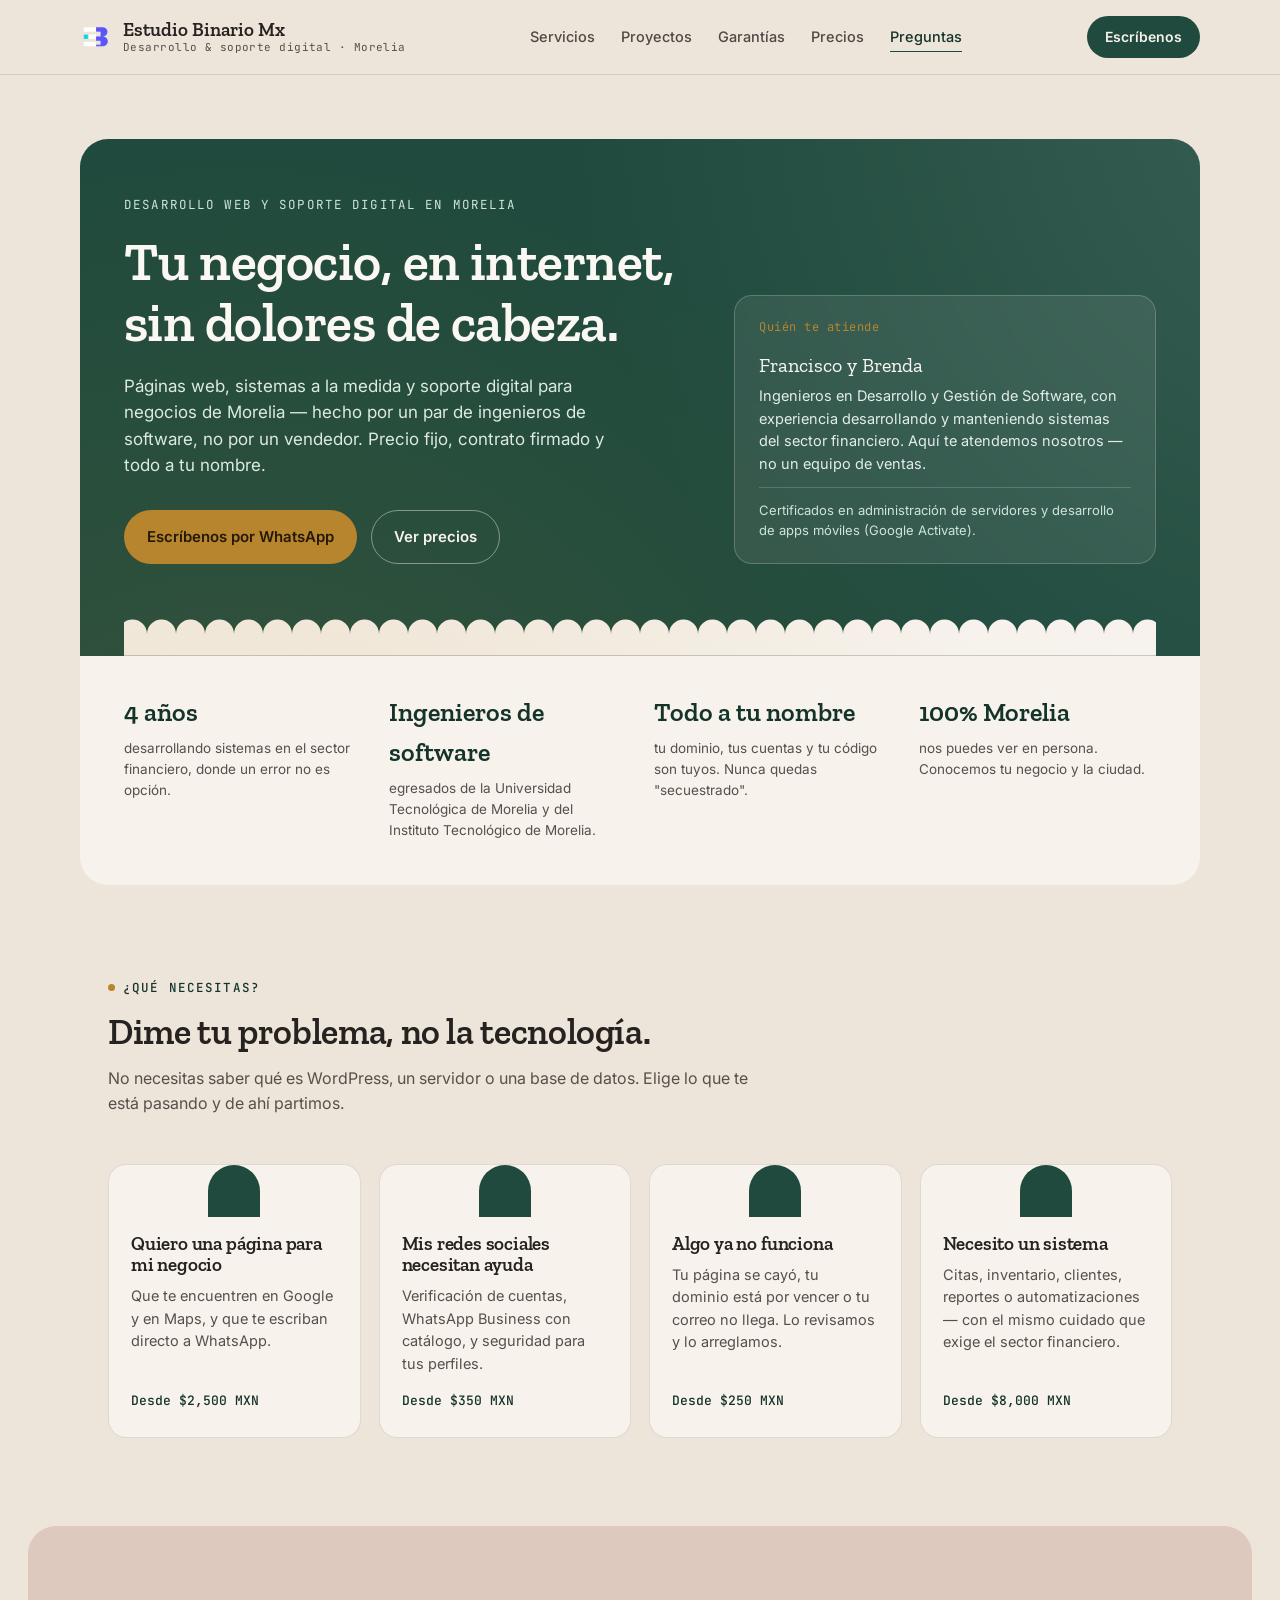
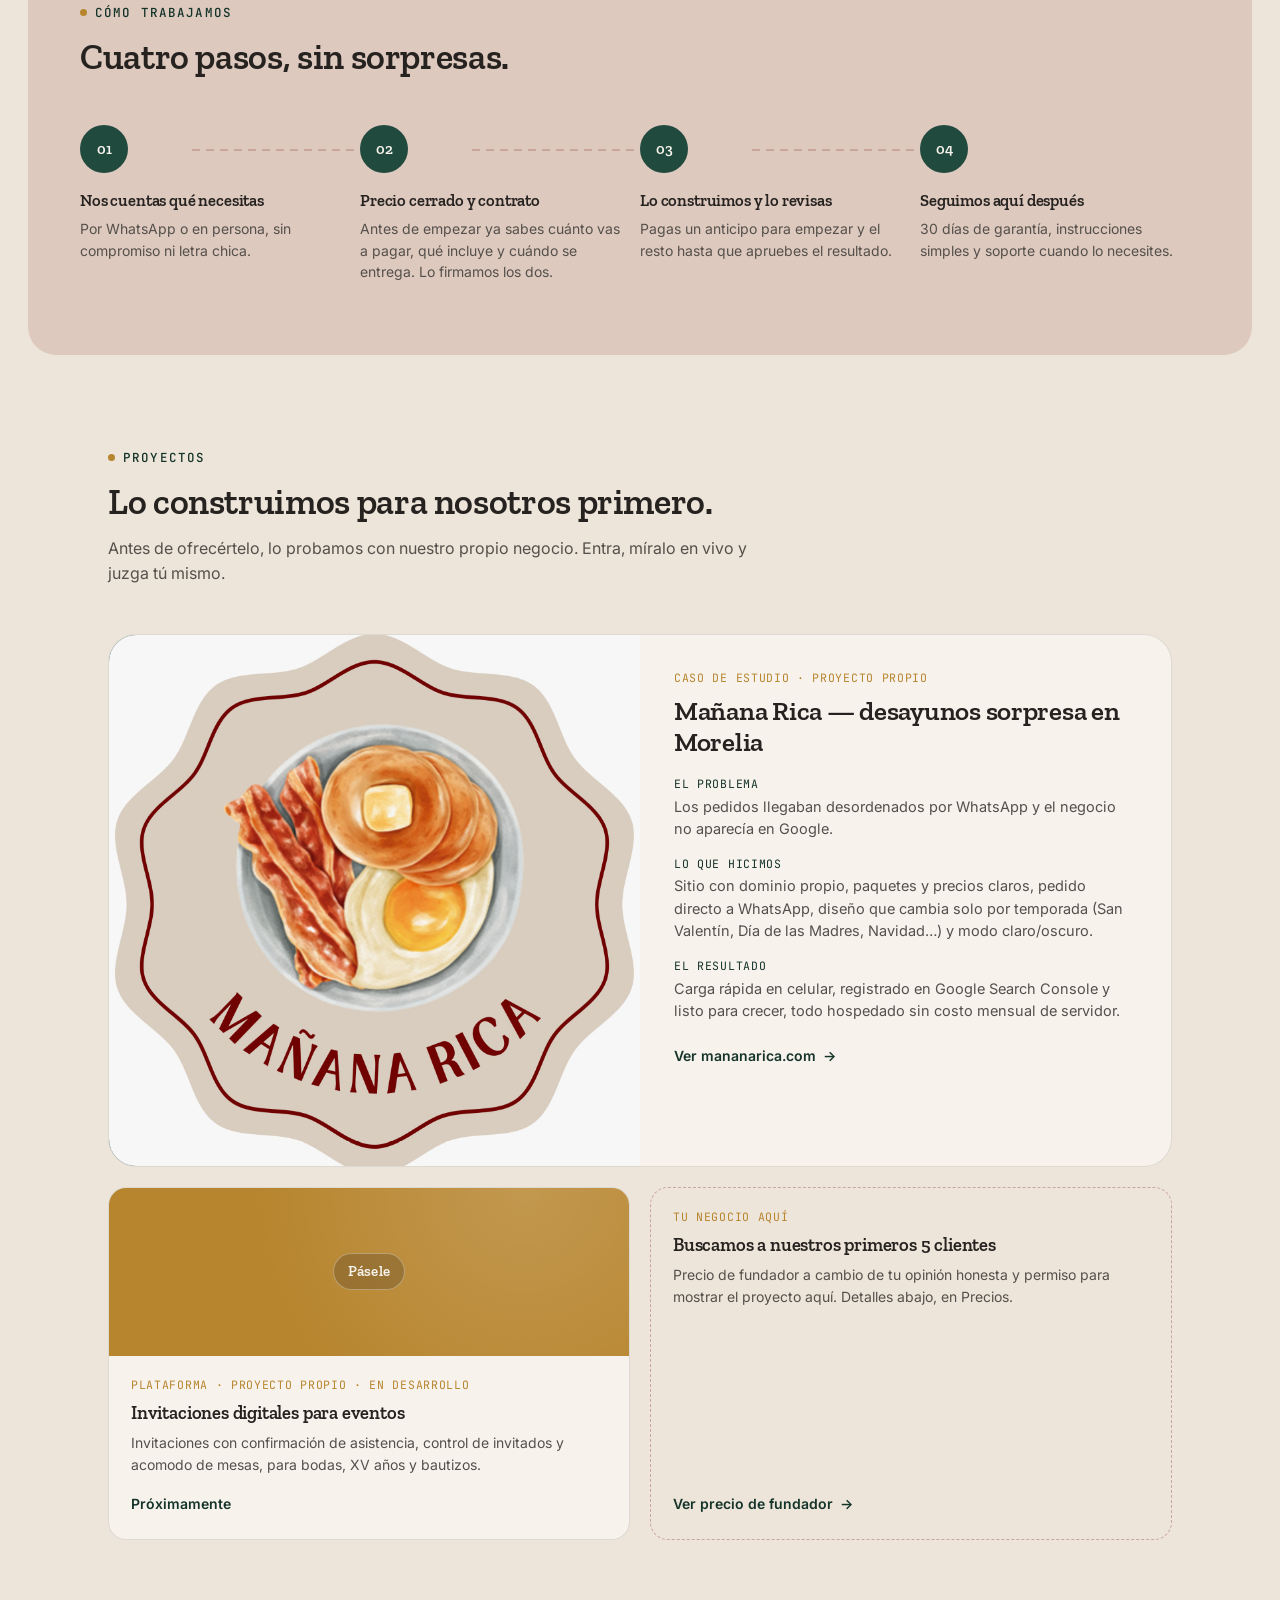
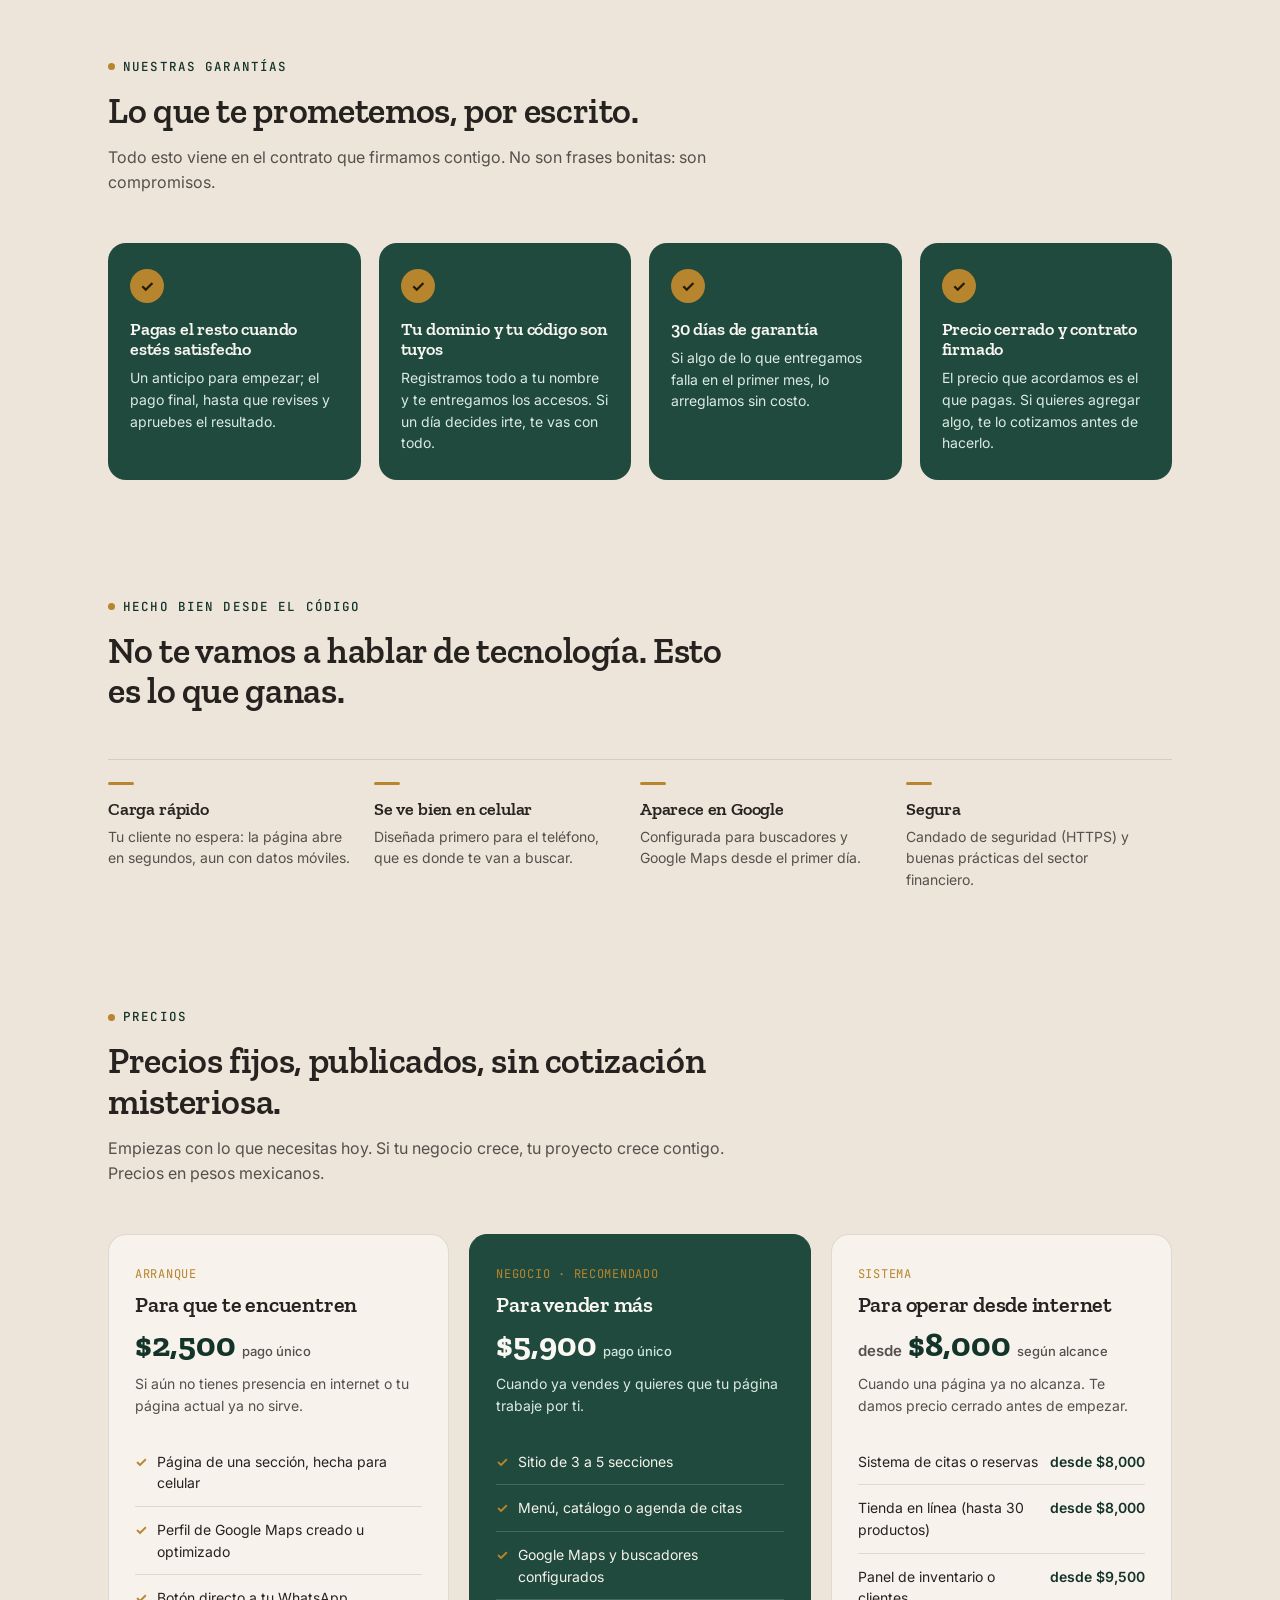
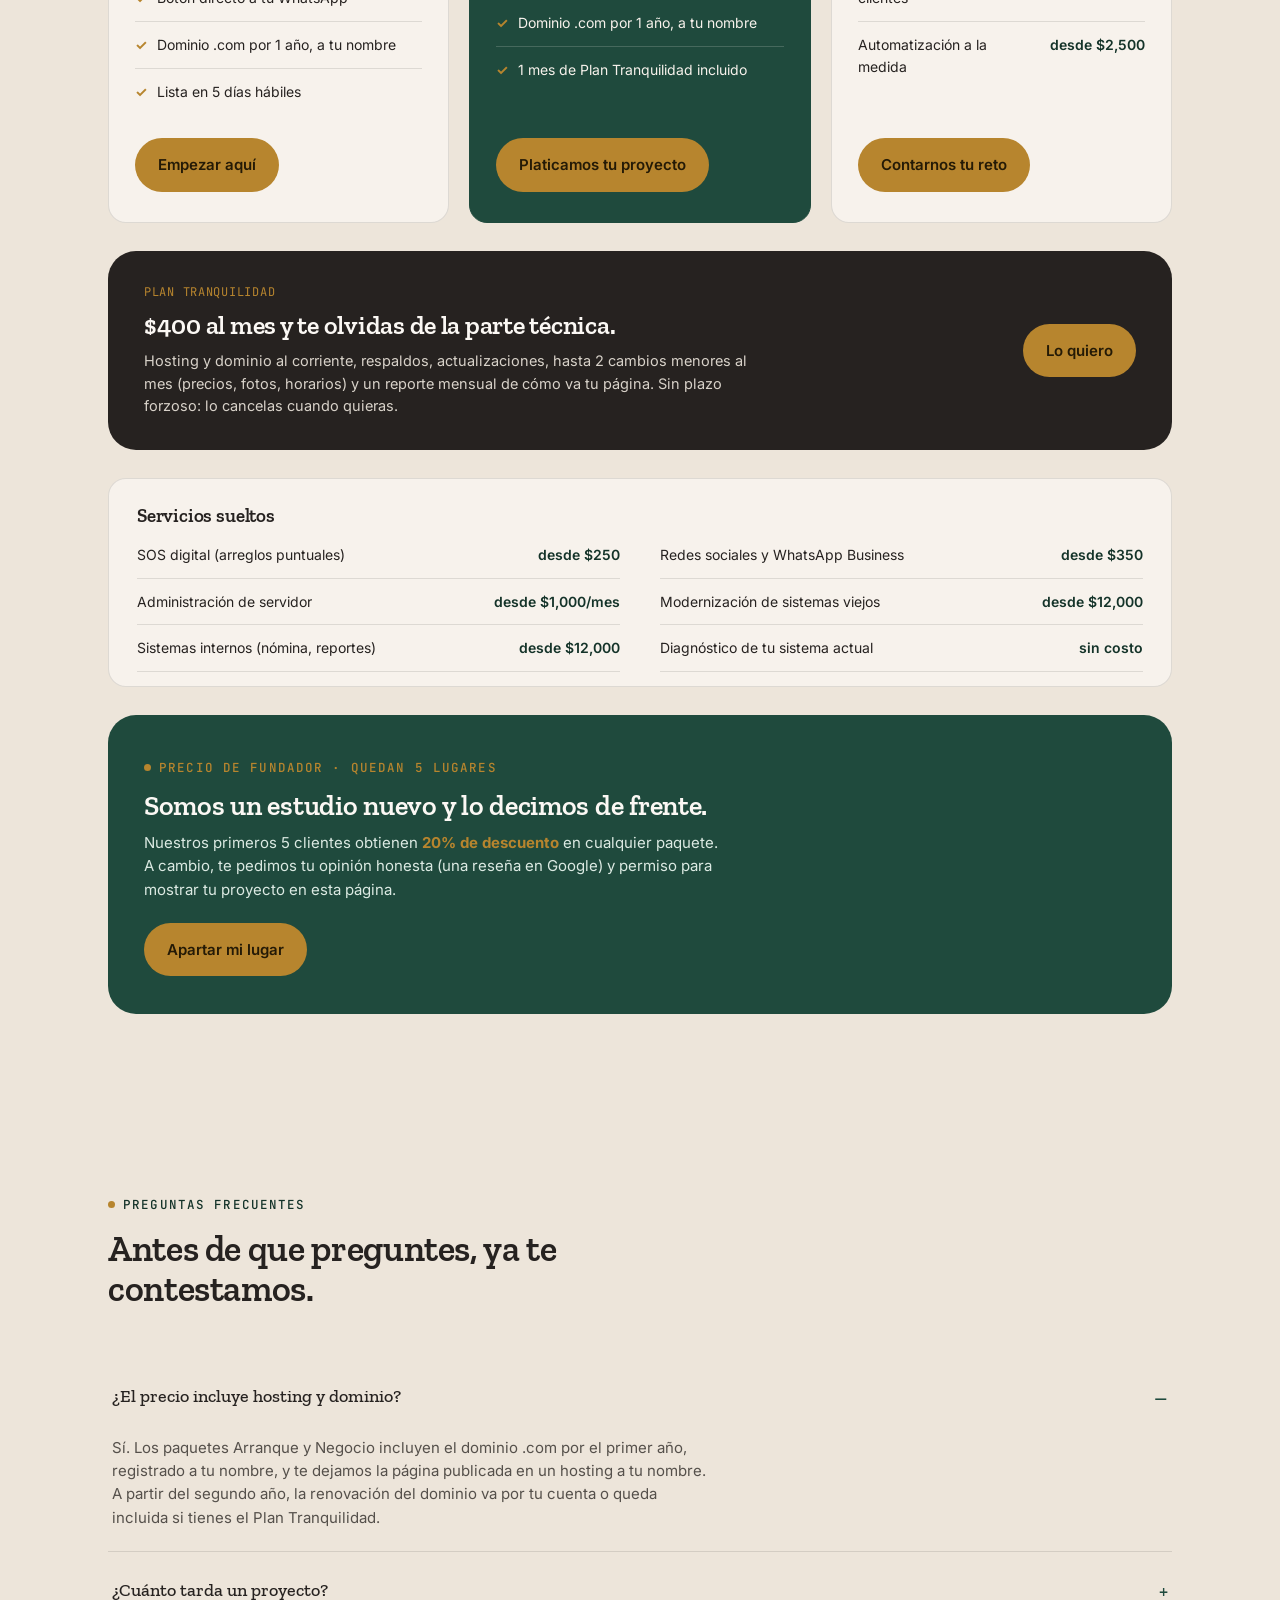
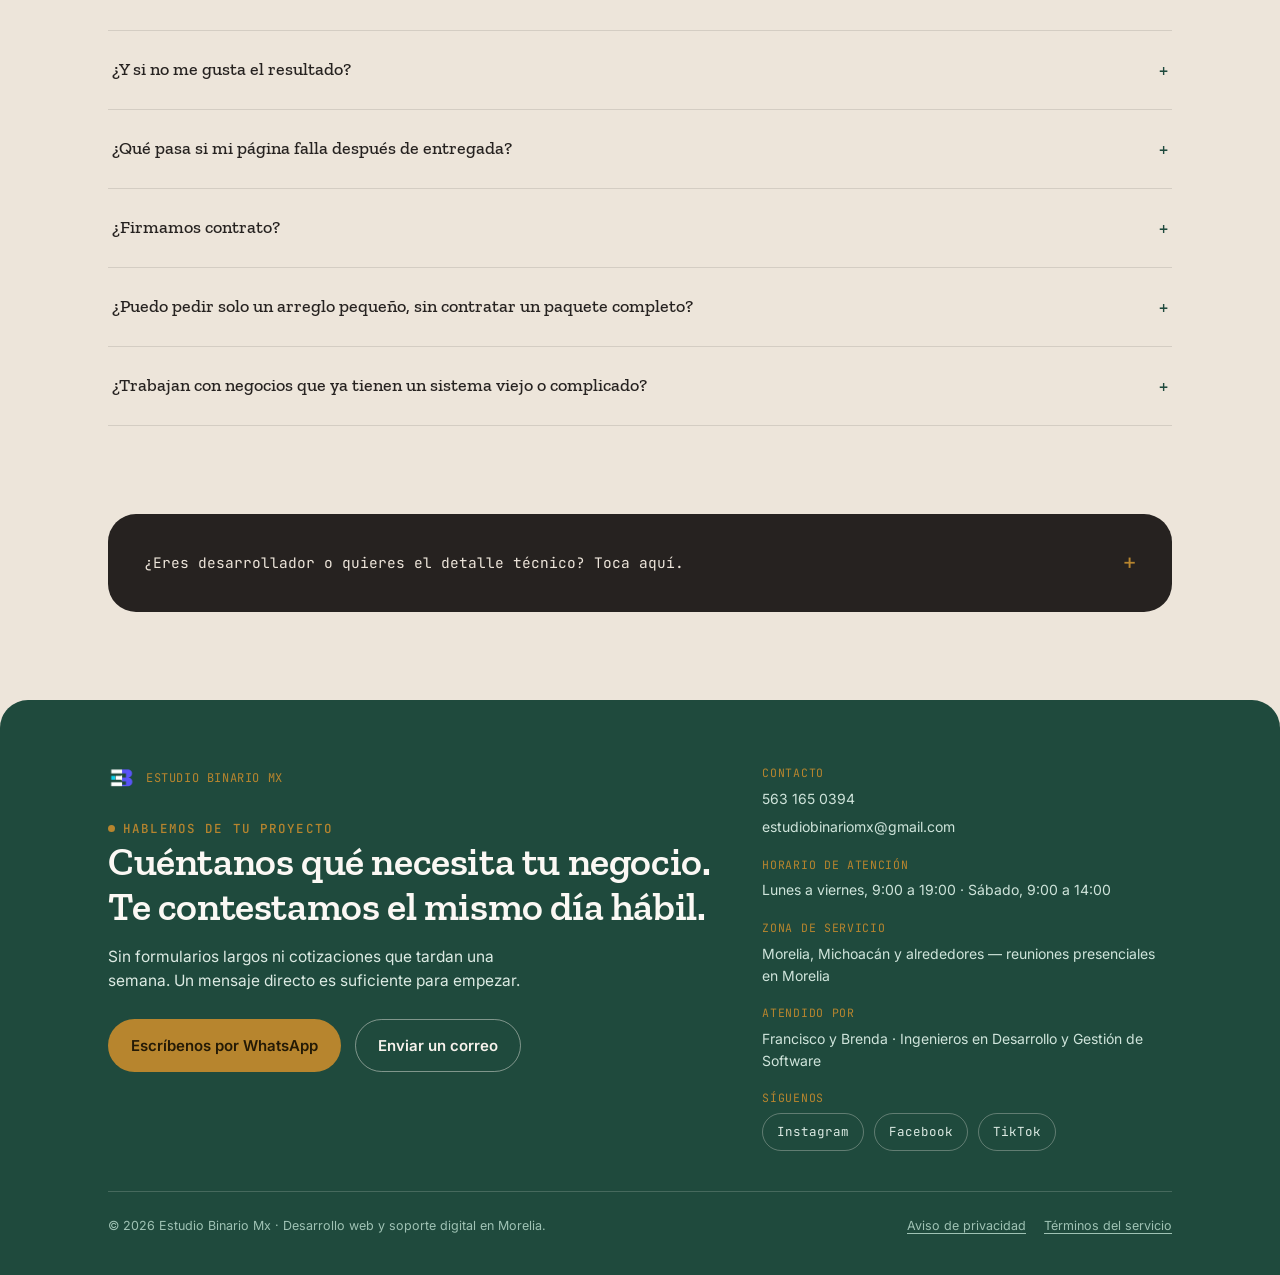
<file: index.html>
<!DOCTYPE html>
<html lang="es-MX">

<head>
  <meta charset="UTF-8">
  <meta name="viewport" content="width=device-width, initial-scale=1.0">
  <title>Estudio Binario Mx — Desarrollo web y soporte digital en Morelia</title>
  <meta name="description"
    content="Páginas web, sistemas a la medida y soporte digital para negocios de Morelia. Precios fijos publicados, contrato firmado y tu dominio y tu código siempre a tu nombre.">
  <meta property="og:type" content="website">
  <meta property="og:title" content="Estudio Binario Mx — Desarrollo web y soporte digital en Morelia">
  <meta property="og:description"
    content="Páginas web, sistemas a la medida y soporte digital para negocios de Morelia. Precios fijos, contrato firmado y garantía de 30 días.">
  <meta property="og:image" content="./assets/logo-192.png">
  <meta property="og:locale" content="es_MX">
  <link rel="preconnect" href="https://fonts.googleapis.com">
  <link rel="preconnect" href="https://fonts.gstatic.com" crossorigin>
  <link
    href="https://fonts.googleapis.com/css2?family=Zilla+Slab:wght@400;500;600;700&family=Inter:wght@400;500;600;700;800&family=JetBrains+Mono:wght@400;500&display=swap"
    rel="stylesheet">
  <link rel="icon" type="image/png" href="./assets/favicon-32.png">
  <link rel="apple-touch-icon" href="./assets/logo-192.png">
  <link rel="stylesheet" href="./styles.css">
</head>

<body>
  <header>
    <div class="wrap nav">
      <a href="#" class="brand">
        <img class="brand-mark" src="./assets/logo-64.png" alt="Estudio Binario Mx" width="32" height="32">
        <span class="brand-text">
          <strong>Estudio Binario Mx</strong>
          <span>Desarrollo &amp; soporte digital · Morelia</span>
        </span>
      </a>
      <nav class="nav-links nav-mobile-hide">
        <a href="#necesitas">Servicios</a>
        <a href="#proyectos">Proyectos</a>
        <a href="#garantias">Garantías</a>
        <a href="#precios">Precios</a>
        <a href="#preguntas">Preguntas</a>
      </nav>
      <a class="nav-cta" href="https://wa.me/525631650394" target="_blank" rel="noopener">Escríbenos</a>
    </div>
  </header>

  <main>

    <!-- ============ HERO ============ -->
    <div class="wrap hero">
      <div class="hero-panel">
        <div class="hero-grid">
          <div>
            <span class="hero-eyebrow">Desarrollo web y soporte digital en Morelia</span>
            <h1>Tu negocio, en internet, sin dolores de cabeza.</h1>
            <p class="hero-sub">Páginas web, sistemas a la medida y soporte digital para negocios de Morelia — hecho por
              un par de ingenieros de software, no por un vendedor. Precio fijo, contrato firmado y todo a tu nombre.</p>
            <div class="hero-ctas">
              <a class="btn btn-gold" href="https://wa.me/525631650394" target="_blank" rel="noopener">Escríbenos por
                WhatsApp</a>
              <a class="btn btn-ghost" href="#precios">Ver precios</a>
            </div>
          </div>
          <div class="hero-card">
            <span class="role">Quién te atiende</span>
            <p class="name">Francisco y Brenda</p>
            <p>Ingenieros en Desarrollo y Gestión de Software, con experiencia desarrollando y manteniendo sistemas
              del sector financiero. Aquí te atendemos nosotros — no un equipo de ventas.</p>
            <p class="hero-certs">Certificados en administración de servidores y desarrollo de apps móviles
              (Google Activate).</p>
          </div>
        </div>
        <div class="arch-row on-pine"></div>
      </div>

      <div class="trust">
        <div class="trust-item">
          <div class="num">4 años</div>
          <p>desarrollando sistemas en el sector financiero, donde un error no es opción.</p>
        </div>
        <div class="trust-item">
          <div class="num">Ingenieros de software</div>
          <p>egresados de la Universidad Tecnológica de Morelia y del Instituto Tecnológico de Morelia.</p>
        </div>
        <div class="trust-item">
          <div class="num">Todo a tu nombre</div>
          <p>tu dominio, tus cuentas y tu código son tuyos. Nunca quedas "secuestrado".</p>
        </div>
        <div class="trust-item">
          <div class="num">100% Morelia</div>
          <p>nos puedes ver en persona. Conocemos tu negocio y la ciudad.</p>
        </div>
      </div>
    </div>

    <!-- ============ QUÉ NECESITAS ============ -->
    <section id="necesitas">
      <div class="wrap">
        <div class="section-head reveal">
          <span class="eyebrow">¿Qué necesitas?</span>
          <h2>Dime tu problema, no la tecnología.</h2>
          <p>No necesitas saber qué es WordPress, un servidor o una base de datos. Elige lo que te está pasando y de ahí
            partimos.</p>
        </div>
        <div class="need-grid reveal-stagger reveal">
          <div class="need-card">
            <div class="arch-top"></div>
            <h3>Quiero una página para mi negocio</h3>
            <p>Que te encuentren en Google y en Maps, y que te escriban directo a WhatsApp.</p>
            <span class="price-tag">Desde $2,500 MXN</span>
          </div>
          <div class="need-card">
            <div class="arch-top"></div>
            <h3>Mis redes sociales necesitan ayuda</h3>
            <p>Verificación de cuentas, WhatsApp Business con catálogo, y seguridad para tus perfiles.</p>
            <span class="price-tag">Desde $350 MXN</span>
          </div>
          <div class="need-card">
            <div class="arch-top"></div>
            <h3>Algo ya no funciona</h3>
            <p>Tu página se cayó, tu dominio está por vencer o tu correo no llega. Lo revisamos y lo arreglamos.</p>
            <span class="price-tag">Desde $250 MXN</span>
          </div>
          <div class="need-card">
            <div class="arch-top"></div>
            <h3>Necesito un sistema</h3>
            <p>Citas, inventario, clientes, reportes o automatizaciones — con el mismo cuidado que exige el sector
              financiero.</p>
            <span class="price-tag">Desde $8,000 MXN</span>
          </div>
        </div>
      </div>
    </section>

    <!-- ============ CÓMO TRABAJAMOS ============ -->
    <section class="steps-band">
      <div class="steps-inner">
        <div class="section-head reveal">
          <span class="eyebrow">Cómo trabajamos</span>
          <h2>Cuatro pasos, sin sorpresas.</h2>
        </div>
        <div class="steps reveal-stagger reveal">
          <div class="step">
            <div class="step-num">01</div>
            <h3>Nos cuentas qué necesitas</h3>
            <p>Por WhatsApp o en persona, sin compromiso ni letra chica.</p>
          </div>
          <div class="step">
            <div class="step-num">02</div>
            <h3>Precio cerrado y contrato</h3>
            <p>Antes de empezar ya sabes cuánto vas a pagar, qué incluye y cuándo se entrega. Lo firmamos los dos.</p>
          </div>
          <div class="step">
            <div class="step-num">03</div>
            <h3>Lo construimos y lo revisas</h3>
            <p>Pagas un anticipo para empezar y el resto hasta que apruebes el resultado.</p>
          </div>
          <div class="step">
            <div class="step-num">04</div>
            <h3>Seguimos aquí después</h3>
            <p>30 días de garantía, instrucciones simples y soporte cuando lo necesites.</p>
          </div>
        </div>
      </div>
    </section>

    <!-- ============ PROYECTOS ============ -->
    <!--
      Cómo agregar un proyecto de cliente:
      1. Duplica un <a class="project-card">...</a> completo dentro de .project-grid.
      2. Usa una captura real (≈800x500px) o un <div class="project-thumb"> con --thumb-bg.
      3. Etiqueta con honestidad: "Cliente", "Proyecto propio" o "Concepto".
    -->
    <section id="proyectos">
      <div class="wrap">
        <div class="section-head reveal">
          <span class="eyebrow">Proyectos</span>
          <h2>Lo construimos para nosotros primero.</h2>
          <p>Antes de ofrecértelo, lo probamos con nuestro propio negocio. Entra, míralo en vivo y juzga tú mismo.</p>
        </div>

        <!-- Caso de estudio principal -->
        <article class="case reveal">
          <a class="case-media" href="https://mananarica.com" target="_blank" rel="noopener">
            <img src="./assets/mañanaRica.jpeg" alt="Sitio web de Mañana Rica en celular y computadora">
          </a>
          <div class="case-body">
            <span class="project-tag">Caso de estudio · Proyecto propio</span>
            <h3>Mañana Rica — desayunos sorpresa en Morelia</h3>
            <dl class="case-facts">
              <div>
                <dt>El problema</dt>
                <dd>Los pedidos llegaban desordenados por WhatsApp y el negocio no aparecía en Google.</dd>
              </div>
              <div>
                <dt>Lo que hicimos</dt>
                <dd>Sitio con dominio propio, paquetes y precios claros, pedido directo a WhatsApp, diseño que cambia
                  solo por temporada (San Valentín, Día de las Madres, Navidad…) y modo claro/oscuro.</dd>
              </div>
              <div>
                <dt>El resultado</dt>
                <dd>Carga rápida en celular, registrado en Google Search Console y listo para crecer, todo hospedado sin
                  costo mensual de servidor.</dd>
              </div>
            </dl>
            <a class="project-link" href="https://mananarica.com" target="_blank" rel="noopener">Ver mananarica.com <span
                class="arrow">→</span></a>
          </div>
        </article>

        <div class="project-grid reveal-stagger reveal">
          <div class="project-card" style="--thumb-bg:#B7852E;">
            <div class="project-thumb">
              <span class="project-mark">Pásele</span>
            </div>
            <div class="project-body">
              <span class="project-tag">Plataforma · Proyecto propio · En desarrollo</span>
              <h3>Invitaciones digitales para eventos</h3>
              <p class="project-desc">Invitaciones con confirmación de asistencia, control de invitados y acomodo de
                mesas, para bodas, XV años y bautizos.</p>
              <span class="project-link">Próximamente</span>
            </div>
          </div>

          <div class="project-card project-card--cta">
            <div class="project-body">
              <span class="project-tag">Tu negocio aquí</span>
              <h3>Buscamos a nuestros primeros 5 clientes</h3>
              <p class="project-desc">Precio de fundador a cambio de tu opinión honesta y permiso para mostrar el
                proyecto aquí. Detalles abajo, en Precios.</p>
              <a class="project-link" href="#fundadores">Ver precio de fundador <span class="arrow">→</span></a>
            </div>
          </div>
        </div>

        <!--
          TESTIMONIOS — descomentar cuando lleguen los primeros.
          Usa nombre real, negocio y, si se puede, enlace a la reseña en Google.
        <div class="testimonials reveal">
          <blockquote class="testimonial">
            <p>"Texto real del cliente."</p>
            <footer>Nombre Apellido · Negocio, colonia</footer>
          </blockquote>
        </div>
        -->
      </div>
    </section>

    <!-- ============ GARANTÍAS ============ -->
    <section id="garantias">
      <div class="wrap">
        <div class="section-head reveal">
          <span class="eyebrow">Nuestras garantías</span>
          <h2>Lo que te prometemos, por escrito.</h2>
          <p>Todo esto viene en el contrato que firmamos contigo. No son frases bonitas: son compromisos.</p>
        </div>
        <div class="guarantee-grid reveal-stagger reveal">
          <div class="guarantee">
            <span class="g-icon" aria-hidden="true">✓</span>
            <h3>Pagas el resto cuando estés satisfecho</h3>
            <p>Un anticipo para empezar; el pago final, hasta que revises y apruebes el resultado.</p>
          </div>
          <div class="guarantee">
            <span class="g-icon" aria-hidden="true">✓</span>
            <h3>Tu dominio y tu código son tuyos</h3>
            <p>Registramos todo a tu nombre y te entregamos los accesos. Si un día decides irte, te vas con todo.</p>
          </div>
          <div class="guarantee">
            <span class="g-icon" aria-hidden="true">✓</span>
            <h3>30 días de garantía</h3>
            <p>Si algo de lo que entregamos falla en el primer mes, lo arreglamos sin costo.</p>
          </div>
          <div class="guarantee">
            <span class="g-icon" aria-hidden="true">✓</span>
            <h3>Precio cerrado y contrato firmado</h3>
            <p>El precio que acordamos es el que pagas. Si quieres agregar algo, te lo cotizamos antes de hacerlo.</p>
          </div>
        </div>
      </div>
    </section>

    <!-- ============ LO QUE SIGNIFICA PARA TI ============ -->
    <section class="benefits-section">
      <div class="wrap">
        <div class="section-head reveal">
          <span class="eyebrow">Hecho bien desde el código</span>
          <h2>No te vamos a hablar de tecnología. Esto es lo que ganas.</h2>
        </div>
        <div class="benefit-grid reveal-stagger reveal">
          <div class="benefit">
            <h3>Carga rápido</h3>
            <p>Tu cliente no espera: la página abre en segundos, aun con datos móviles.</p>
          </div>
          <div class="benefit">
            <h3>Se ve bien en celular</h3>
            <p>Diseñada primero para el teléfono, que es donde te van a buscar.</p>
          </div>
          <div class="benefit">
            <h3>Aparece en Google</h3>
            <p>Configurada para buscadores y Google Maps desde el primer día.</p>
          </div>
          <div class="benefit">
            <h3>Segura</h3>
            <p>Candado de seguridad (HTTPS) y buenas prácticas del sector financiero.</p>
          </div>
        </div>
      </div>
    </section>

    <!-- ============ PRECIOS ============ -->
    <section id="precios">
      <div class="wrap">
        <div class="section-head reveal">
          <span class="eyebrow">Precios</span>
          <h2>Precios fijos, publicados, sin cotización misteriosa.</h2>
          <p>Empiezas con lo que necesitas hoy. Si tu negocio crece, tu proyecto crece contigo. Precios en pesos
            mexicanos.</p>
        </div>
        <div class="price-grid reveal-stagger reveal">

          <div class="price-card">
            <span class="price-eyebrow">Arranque</span>
            <h3>Para que te encuentren</h3>
            <p class="price-amount">$2,500 <span>pago único</span></p>
            <p class="plan-desc">Si aún no tienes presencia en internet o tu página actual ya no sirve.</p>
            <ul class="check-list">
              <li>Página de una sección, hecha para celular</li>
              <li>Perfil de Google Maps creado u optimizado</li>
              <li>Botón directo a tu WhatsApp</li>
              <li>Dominio .com por 1 año, a tu nombre</li>
              <li>Lista en 5 días hábiles</li>
            </ul>
            <a class="btn btn-gold" href="https://wa.me/525631650394" target="_blank" rel="noopener">Empezar aquí</a>
          </div>

          <div class="price-card featured">
            <span class="price-eyebrow">Negocio · Recomendado</span>
            <h3>Para vender más</h3>
            <p class="price-amount">$5,900 <span>pago único</span></p>
            <p class="plan-desc">Cuando ya vendes y quieres que tu página trabaje por ti.</p>
            <ul class="check-list">
              <li>Sitio de 3 a 5 secciones</li>
              <li>Menú, catálogo o agenda de citas</li>
              <li>Google Maps y buscadores configurados</li>
              <li>Dominio .com por 1 año, a tu nombre</li>
              <li>1 mes de Plan Tranquilidad incluido</li>
            </ul>
            <a class="btn btn-gold" href="https://wa.me/525631650394" target="_blank" rel="noopener">Platicamos tu
              proyecto</a>
          </div>

          <div class="price-card">
            <span class="price-eyebrow">Sistema</span>
            <h3>Para operar desde internet</h3>
            <p class="price-amount"><small>desde</small> $8,000 <span>según alcance</span></p>
            <p class="plan-desc">Cuando una página ya no alcanza. Te damos precio cerrado antes de empezar.</p>
            <ul>
              <li>Sistema de citas o reservas <b>desde $8,000</b></li>
              <li>Tienda en línea (hasta 30 productos) <b>desde $8,000</b></li>
              <li>Panel de inventario o clientes <b>desde $9,500</b></li>
              <li>Automatización a la medida <b>desde $2,500</b></li>
            </ul>
            <a class="btn btn-gold" href="https://wa.me/525631650394" target="_blank" rel="noopener">Contarnos tu
              reto</a>
          </div>

        </div>

        <!-- Plan mensual -->
        <div class="plan-band reveal">
          <div>
            <span class="price-eyebrow">Plan Tranquilidad</span>
            <h3>$400 al mes y te olvidas de la parte técnica.</h3>
            <p>Hosting y dominio al corriente, respaldos, actualizaciones, hasta 2 cambios menores al mes (precios,
              fotos, horarios) y un reporte mensual de cómo va tu página. Sin plazo forzoso: lo cancelas cuando quieras.
            </p>
          </div>
          <a class="btn btn-gold" href="https://wa.me/525631650394" target="_blank" rel="noopener">Lo quiero</a>
        </div>

        <!-- Servicios sueltos -->
        <div class="extras reveal">
          <h3>Servicios sueltos</h3>
          <ul>
            <li>SOS digital (arreglos puntuales) <b>desde $250</b></li>
            <li>Redes sociales y WhatsApp Business <b>desde $350</b></li>
            <li>Administración de servidor <b>desde $1,000/mes</b></li>
            <li>Modernización de sistemas viejos <b>desde $12,000</b></li>
            <li>Sistemas internos (nómina, reportes) <b>desde $12,000</b></li>
            <li>Diagnóstico de tu sistema actual <b>sin costo</b></li>
          </ul>
        </div>

        <!-- Fundadores -->
        <div class="founders reveal" id="fundadores">
          <span class="eyebrow" style="color:var(--gold);">Precio de fundador · quedan 5 lugares</span>
          <h3>Somos un estudio nuevo y lo decimos de frente.</h3>
          <p>Nuestros primeros 5 clientes obtienen <b>20% de descuento</b> en cualquier paquete. A cambio, te pedimos
            tu opinión honesta (una reseña en Google) y permiso para mostrar tu proyecto en esta página.</p>
          <a class="btn btn-gold" href="https://wa.me/525631650394?text=Hola%2C%20me%20interesa%20el%20precio%20de%20fundador"
            target="_blank" rel="noopener">Apartar mi lugar</a>
        </div>
      </div>
    </section>

    <!-- ============ FAQ ============ -->
    <section id="preguntas">
      <div class="wrap">
        <div class="section-head reveal">
          <span class="eyebrow">Preguntas frecuentes</span>
          <h2>Antes de que preguntes, ya te contestamos.</h2>
        </div>

        <div class="reveal">
          <details class="faq-item" open>
            <summary>¿El precio incluye hosting y dominio?</summary>
            <p>Sí. Los paquetes Arranque y Negocio incluyen el dominio .com por el primer año, registrado a tu nombre,
              y te dejamos la página publicada en un hosting a tu nombre. A partir del segundo año, la renovación del
              dominio va por tu cuenta o queda incluida si tienes el Plan Tranquilidad.</p>
          </details>
          <details class="faq-item">
            <summary>¿Cuánto tarda un proyecto?</summary>
            <p>El paquete Arranque, 5 días hábiles; el paquete Negocio, de 2 a 3 semanas. Los tiempos corren desde que
              nos entregas tus textos, fotos y logo. En sistemas a la medida te damos la fecha de entrega en el
              contrato, antes de empezar.</p>
          </details>
          <details class="faq-item">
            <summary>¿Y si no me gusta el resultado?</summary>
            <p>Antes de entregar te mostramos el avance y hacemos los ajustes que acordamos. El pago final solo se
              hace cuando apruebas el resultado.</p>
          </details>
          <details class="faq-item">
            <summary>¿Qué pasa si mi página falla después de entregada?</summary>
            <p>Durante los primeros 30 días lo arreglamos sin costo. Después, si tienes el Plan Tranquilidad, el arreglo
              va incluido; si no, se cobra como servicio puntual de "SOS digital".</p>
          </details>
          <details class="faq-item">
            <summary>¿Firmamos contrato?</summary>
            <p>Sí, siempre. El contrato dice qué se entrega, cuánto cuesta, cuándo se entrega y las garantías. Lo puedes
              revisar con calma antes de firmar.</p>
          </details>
          <details class="faq-item">
            <summary>¿Puedo pedir solo un arreglo pequeño, sin contratar un paquete completo?</summary>
            <p>Sí. No necesitas comprar algo grande para resolver algo chico — para eso existe el SOS digital.</p>
          </details>
          <details class="faq-item">
            <summary>¿Trabajan con negocios que ya tienen un sistema viejo o complicado?</summary>
            <p>Sí, es una de nuestras especialidades. Tenemos experiencia manteniendo sistemas hechos en Delphi y .NET
              con bases de datos SQL Server en el sector financiero. El diagnóstico inicial no tiene costo.</p>
          </details>
        </div>
      </div>
    </section>

    <!-- ============ ZONA TÉCNICA ============ -->
    <section id="tecnico" class="tech-section">
      <div class="wrap">
        <details class="tech-zone">
          <summary class="tech-summary">
            <span>¿Eres desarrollador o quieres el detalle técnico? Toca aquí.</span>
          </summary>
          <div class="tech-body">
            <div class="tech-col">
              <h4>Frontend</h4>
              <p>HTML5, CSS3, Sass, Tailwind CSS, JavaScript, TypeScript, jQuery, Vue.js, Angular, React.</p>
            </div>
            <div class="tech-col">
              <h4>Backend</h4>
              <p>PHP / Laravel, CodeIgniter, Python / Django, Node.js / Express, C# / .NET, Delphi.</p>
            </div>
            <div class="tech-col">
              <h4>Bases de datos</h4>
              <p>MySQL, PostgreSQL, SQL Server (procedimientos almacenados), SQLite, MongoDB.</p>
            </div>
            <div class="tech-col">
              <h4>DevOps / infraestructura</h4>
              <p>Docker, Git, Cloudflare, Vercel, servidores IIS, PowerBI, testing QA, metodología Scrum.</p>
            </div>
            <div class="tech-col">
              <h4>Otras herramientas</h4>
              <p>WordPress, Elementor, cPanel, Moodle, SEO técnico, No-Code / Low-Code.</p>
            </div>
            <div class="tech-col">
              <h4>Certificaciones</h4>
              <p>Administrador de servidores (CentOS, redes, servicios web/FTP/BD) · Administrador de plataformas
                digitales de aprendizaje · Administrador de proyectos para ambientes virtuales · Desarrollo de Apps
                Móviles (Google Activate).</p>
            </div>
          </div>
        </details>
      </div>
    </section>

  </main>

  <footer>
    <div class="wrap">
      <div class="footer-grid">
        <div>
          <div class="footer-mark">
            <img src="./assets/logo-64.png" alt="Estudio Binario Mx" width="28" height="28">
            <span>Estudio Binario Mx</span>
          </div>
          <span class="eyebrow" style="color:var(--gold);">Hablemos de tu proyecto</span>
          <h2>Cuéntanos qué necesita tu negocio. Te contestamos el mismo día hábil.</h2>
          <p class="footer-sub">Sin formularios largos ni cotizaciones que tardan una semana. Un mensaje directo es
            suficiente para empezar.</p>
          <div class="footer-ctas">
            <a class="btn btn-gold" href="https://wa.me/525631650394" target="_blank" rel="noopener">Escríbenos por
              WhatsApp</a>
            <a class="btn btn-ghost" href="mailto:estudiobinariomx@gmail.com">Enviar un correo</a>
          </div>
        </div>
        <div class="contact-block">
          <span class="label">Contacto</span>
          <p>563 165 0394</p>
          <p>estudiobinariomx@gmail.com</p>
          <span class="label">Horario de atención</span>
          <p>Lunes a viernes, 9:00 a 19:00 · Sábado, 9:00 a 14:00</p>
          <span class="label">Zona de servicio</span>
          <p>Morelia, Michoacán y alrededores — reuniones presenciales en Morelia</p>
          <span class="label">Atendido por</span>
          <p>Francisco y Brenda · Ingenieros en Desarrollo y Gestión de Software</p>
          <span class="label">Síguenos</span>
          <div class="social-links">
            <a href="https://instagram.com/estudiobinariomx" target="_blank" rel="noopener noreferrer">Instagram</a>
            <a href="https://www.facebook.com/share/19BQMKBh5J" target="_blank" rel="noopener noreferrer">Facebook</a>
            <a href="https://tiktok.com/@estudiobinariomx" target="_blank" rel="noopener noreferrer">TikTok</a>
          </div>
        </div>
      </div>
      <div class="fine">
        <span>© 2026 Estudio Binario Mx · Desarrollo web y soporte digital en Morelia.</span>
        <span class="fine-links">
          <a href="./aviso-privacidad.html">Aviso de privacidad</a>
          <a href="./terminos.html">Términos del servicio</a>
        </span>
      </div>
    </div>
  </footer>

  <button type="button" class="to-top" id="toTop" aria-label="Volver arriba">
    <svg viewBox="0 0 24 24" fill="none" stroke="currentColor" stroke-width="2.2" stroke-linecap="round"
      stroke-linejoin="round">
      <path d="M12 19V5"></path>
      <path d="M5 12l7-7 7 7"></path>
    </svg>
  </button>

  <script src="./script.js"></script>

</body>

</html>
</file>
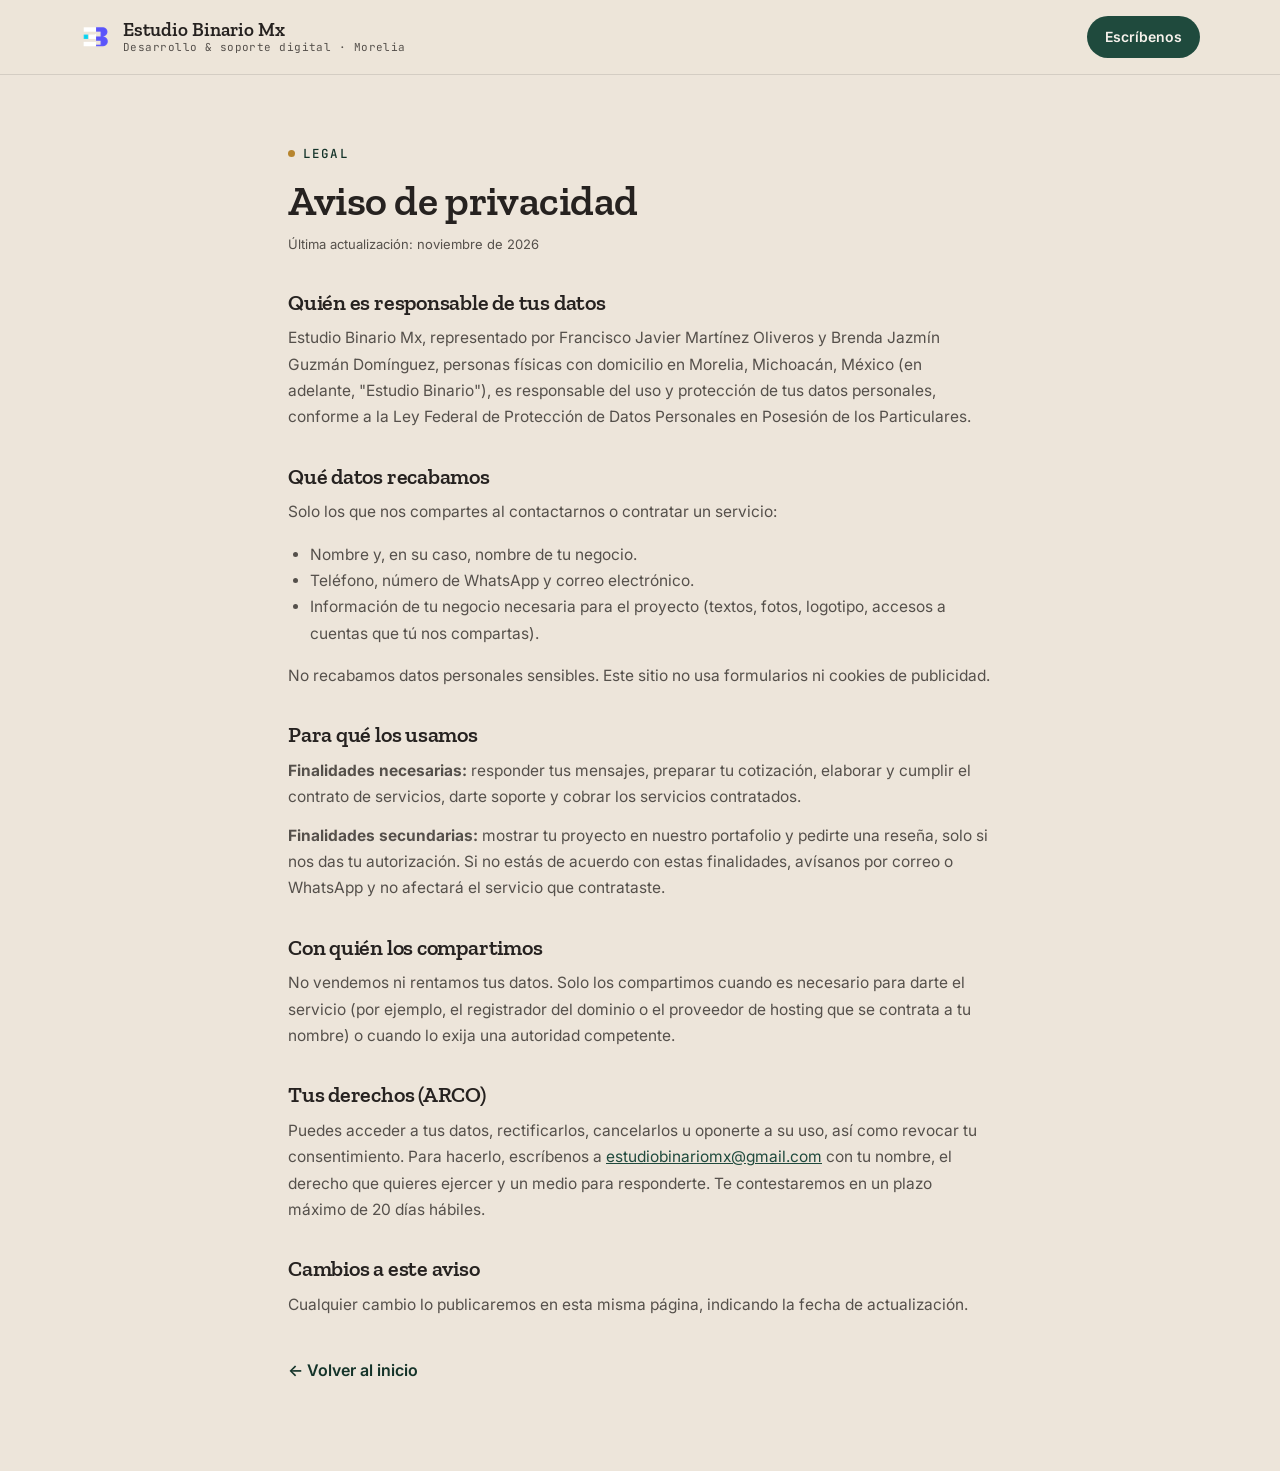
<file: aviso-privacidad.html>
<!DOCTYPE html>
<html lang="es-MX">

<head>
  <meta charset="UTF-8">
  <meta name="viewport" content="width=device-width, initial-scale=1.0">
  <title>Aviso de privacidad — Estudio Binario Mx</title>
  <meta name="robots" content="noindex, follow">
  <link rel="preconnect" href="https://fonts.googleapis.com">
  <link rel="preconnect" href="https://fonts.gstatic.com" crossorigin>
  <link
    href="https://fonts.googleapis.com/css2?family=Zilla+Slab:wght@400;500;600;700&family=Inter:wght@400;500;600;700;800&family=JetBrains+Mono:wght@400;500&display=swap"
    rel="stylesheet">
  <link rel="icon" type="image/png" href="./assets/favicon-32.png">
  <link rel="stylesheet" href="./styles.css">
</head>

<body>
  <header>
    <div class="wrap nav">
      <a href="./" class="brand">
        <img class="brand-mark" src="./assets/logo-64.png" alt="Estudio Binario Mx" width="32" height="32">
        <span class="brand-text">
          <strong>Estudio Binario Mx</strong>
          <span>Desarrollo &amp; soporte digital · Morelia</span>
        </span>
      </a>
      <a class="nav-cta" href="https://wa.me/525631650394" target="_blank" rel="noopener">Escríbenos</a>
    </div>
  </header>

  <main class="legal">
    <span class="eyebrow">Legal</span>
    <h1>Aviso de privacidad</h1>
    <p class="updated">Última actualización: noviembre de 2026</p>

    <h2>Quién es responsable de tus datos</h2>
    <p>Estudio Binario Mx, representado por Francisco Javier Martínez Oliveros y Brenda Jazmín Guzmán Domínguez,
      personas físicas con domicilio en Morelia, Michoacán, México (en adelante, "Estudio Binario"), es responsable del
      uso y protección de tus datos personales, conforme a la Ley Federal de Protección de Datos Personales en Posesión
      de los Particulares.</p>
    <!-- PENDIENTE: completar con domicilio completo (calle, número, colonia, C.P.) -->

    <h2>Qué datos recabamos</h2>
    <p>Solo los que nos compartes al contactarnos o contratar un servicio:</p>
    <ul>
      <li>Nombre y, en su caso, nombre de tu negocio.</li>
      <li>Teléfono, número de WhatsApp y correo electrónico.</li>
      <li>Información de tu negocio necesaria para el proyecto (textos, fotos, logotipo, accesos a cuentas que tú
        nos compartas).</li>
    </ul>
    <p>No recabamos datos personales sensibles. Este sitio no usa formularios ni cookies de publicidad.</p>

    <h2>Para qué los usamos</h2>
    <p><b>Finalidades necesarias:</b> responder tus mensajes, preparar tu cotización, elaborar y cumplir el contrato
      de servicios, darte soporte y cobrar los servicios contratados.</p>
    <p><b>Finalidades secundarias:</b> mostrar tu proyecto en nuestro portafolio y pedirte una reseña, solo si nos das
      tu autorización. Si no estás de acuerdo con estas finalidades, avísanos por correo o WhatsApp y no afectará el
      servicio que contrataste.</p>

    <h2>Con quién los compartimos</h2>
    <p>No vendemos ni rentamos tus datos. Solo los compartimos cuando es necesario para darte el servicio (por ejemplo,
      el registrador del dominio o el proveedor de hosting que se contrata a tu nombre) o cuando lo exija una autoridad
      competente.</p>

    <h2>Tus derechos (ARCO)</h2>
    <p>Puedes acceder a tus datos, rectificarlos, cancelarlos u oponerte a su uso, así como revocar tu consentimiento.
      Para hacerlo, escríbenos a <a href="mailto:estudiobinariomx@gmail.com">estudiobinariomx@gmail.com</a> con tu
      nombre, el derecho que quieres ejercer y un medio para responderte. Te contestaremos en un plazo máximo de 20
      días hábiles.</p>

    <h2>Cambios a este aviso</h2>
    <p>Cualquier cambio lo publicaremos en esta misma página, indicando la fecha de actualización.</p>
    <a class="back" href="./">← Volver al inicio</a>
  </main>
</body>

</html>
</file>
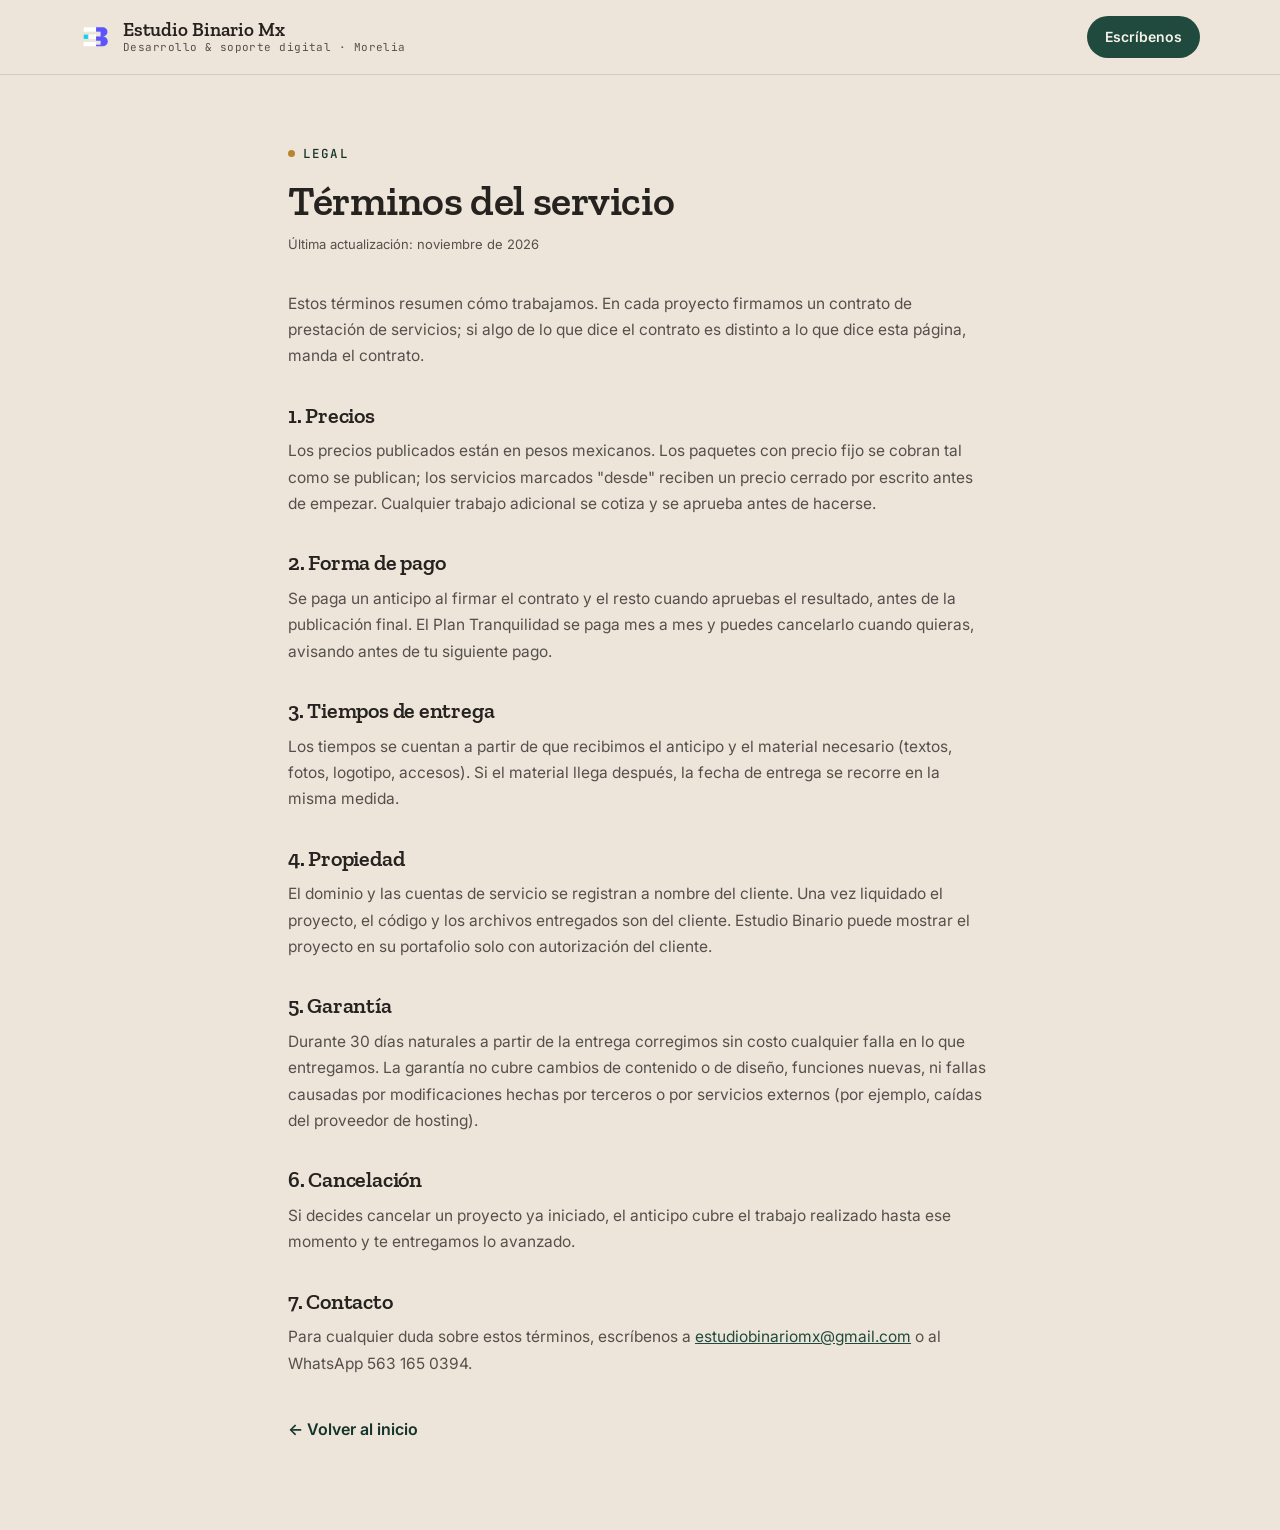
<file: terminos.html>
<!DOCTYPE html>
<html lang="es-MX">

<head>
  <meta charset="UTF-8">
  <meta name="viewport" content="width=device-width, initial-scale=1.0">
  <title>Términos del servicio — Estudio Binario Mx</title>
  <meta name="robots" content="noindex, follow">
  <link rel="preconnect" href="https://fonts.googleapis.com">
  <link rel="preconnect" href="https://fonts.gstatic.com" crossorigin>
  <link
    href="https://fonts.googleapis.com/css2?family=Zilla+Slab:wght@400;500;600;700&family=Inter:wght@400;500;600;700;800&family=JetBrains+Mono:wght@400;500&display=swap"
    rel="stylesheet">
  <link rel="icon" type="image/png" href="./assets/favicon-32.png">
  <link rel="stylesheet" href="./styles.css">
</head>

<body>
  <header>
    <div class="wrap nav">
      <a href="./" class="brand">
        <img class="brand-mark" src="./assets/logo-64.png" alt="Estudio Binario Mx" width="32" height="32">
        <span class="brand-text">
          <strong>Estudio Binario Mx</strong>
          <span>Desarrollo &amp; soporte digital · Morelia</span>
        </span>
      </a>
      <a class="nav-cta" href="https://wa.me/525631650394" target="_blank" rel="noopener">Escríbenos</a>
    </div>
  </header>

  <main class="legal">
    <span class="eyebrow">Legal</span>
    <h1>Términos del servicio</h1>
    <p class="updated">Última actualización: noviembre de 2026</p>

    <p>Estos términos resumen cómo trabajamos. En cada proyecto firmamos un contrato de prestación de servicios; si algo
      de lo que dice el contrato es distinto a lo que dice esta página, manda el contrato.</p>

    <h2>1. Precios</h2>
    <p>Los precios publicados están en pesos mexicanos. Los paquetes con precio fijo se cobran tal como se publican;
      los servicios marcados "desde" reciben un precio cerrado por escrito antes de empezar. Cualquier trabajo adicional
      se cotiza y se aprueba antes de hacerse.</p>

    <h2>2. Forma de pago</h2>
    <p>Se paga un anticipo al firmar el contrato y el resto cuando apruebas el resultado, antes de la publicación
      final. El Plan Tranquilidad se paga mes a mes y puedes cancelarlo cuando quieras, avisando antes de tu siguiente
      pago.</p>

    <h2>3. Tiempos de entrega</h2>
    <p>Los tiempos se cuentan a partir de que recibimos el anticipo y el material necesario (textos, fotos, logotipo,
      accesos). Si el material llega después, la fecha de entrega se recorre en la misma medida.</p>

    <h2>4. Propiedad</h2>
    <p>El dominio y las cuentas de servicio se registran a nombre del cliente. Una vez liquidado el proyecto, el
      código y los archivos entregados son del cliente. Estudio Binario puede mostrar el proyecto en su portafolio solo
      con autorización del cliente.</p>

    <h2>5. Garantía</h2>
    <p>Durante 30 días naturales a partir de la entrega corregimos sin costo cualquier falla en lo que entregamos.
      La garantía no cubre cambios de contenido o de diseño, funciones nuevas, ni fallas causadas por modificaciones
      hechas por terceros o por servicios externos (por ejemplo, caídas del proveedor de hosting).</p>

    <h2>6. Cancelación</h2>
    <p>Si decides cancelar un proyecto ya iniciado, el anticipo cubre el trabajo realizado hasta ese momento y te
      entregamos lo avanzado.</p>

    <h2>7. Contacto</h2>
    <p>Para cualquier duda sobre estos términos, escríbenos a
      <a href="mailto:estudiobinariomx@gmail.com">estudiobinariomx@gmail.com</a> o al WhatsApp 563 165 0394.</p>
    <a class="back" href="./">← Volver al inicio</a>
  </main>
</body>

</html>
</file>
<file: styles.css>
:root {
    --stone: #EDE5DA;
    /* cantera rosa base — cream-stone */
    --stone-deep: #DDC9BE;
    /* deeper cantera panel */
    --rose: #C9A69B;
    /* cantera rosa accent */
    --ink: #262220;
    /* main text, warm near-black */
    --ink-soft: #55504B;
    /* secondary text */
    --pine: #1F4A3D;
    /* deep Michoacán pine-green — CTA / structure */
    --pine-dark: #143329;
    --gold: #B7852E;
    /* mustard/gold accent, used sparingly */
    --paper: #F7F2EC;
    /* card surface, lighter than stone */
    --line: rgba(38, 34, 32, 0.12);
    --radius-lg: 28px;
    --radius-md: 18px;
    --maxw: 1120px;
    --ease: cubic-bezier(.22, 1, .36, 1);
  }

  * {
    box-sizing: border-box;
  }

  html {
    scroll-behavior: smooth;
  }

  body {
    margin: 0;
    background: var(--stone);
    color: var(--ink);
    font-family: 'Inter', system-ui, sans-serif;
    font-size: 16px;
    line-height: 1.55;
    -webkit-font-smoothing: antialiased;
  }

  h1,
  h2,
  h3 {
    font-family: 'Zilla Slab', Georgia, serif;
    font-weight: 600;
    line-height: 1.12;
    margin: 0;
    letter-spacing: -0.01em;
  }

  p {
    margin: 0;
  }

  a {
    color: inherit;
    text-decoration: none;
  }

  img {
    max-width: 100%;
    display: block;
  }

  ::selection {
    background: var(--pine);
    color: var(--paper);
  }

  :focus-visible {
    outline: 3px solid var(--pine);
    outline-offset: 3px;
  }

  .wrap {
    max-width: var(--maxw);
    margin: 0 auto;
    padding: 0 28px;
  }

  .eyebrow {
    display: inline-flex;
    align-items: center;
    gap: 8px;
    font-family: 'JetBrains Mono', monospace;
    font-size: 12.5px;
    letter-spacing: 0.09em;
    text-transform: uppercase;
    color: var(--pine-dark);
    font-weight: 500;
  }

  .eyebrow::before {
    content: "";
    width: 7px;
    height: 7px;
    border-radius: 50%;
    background: var(--gold);
    flex: none;
  }

  /* ---------- Arch motif (echoes Morelia's aqueduct arcade) ---------- */
  .arch-row {
    height: 44px;
    background-image: url("data:image/svg+xml,%3Csvg xmlns='http://www.w3.org/2000/svg' viewBox='0 0 80 60'%3E%3Cpath d='M0,60 L0,30 A20,20 0 0,1 40,30 A20,20 0 0,1 80,30 L80,60 Z' fill='%23EDE5DA'/%3E%3C/svg%3E");
    background-repeat: repeat-x;
    background-size: 58px 44px;
    background-position: bottom;
  }

  .arch-row.on-pine {
    background-image: url("data:image/svg+xml,%3Csvg xmlns='http://www.w3.org/2000/svg' viewBox='0 0 80 60'%3E%3Cpath d='M0,60 L0,30 A20,20 0 0,1 40,30 A20,20 0 0,1 80,30 L80,60 Z' fill='%23F7F2EC'/%3E%3C/svg%3E");
  }

  .arch-top {
    width: 52px;
    height: 52px;
    border-radius: 50% 50% 0 0;
    background: var(--pine);
    flex: none;
    margin: 0 auto -1px;
    transition: transform .35s var(--ease);
  }

  .need-card:hover .arch-top {
    transform: translateY(-3px);
  }

  /* ---------- Motion system (kept deliberately minimal) ---------- */
  @keyframes fadeUp {
    from {
      opacity: 0;
      transform: translateY(14px);
    }

    to {
      opacity: 1;
      transform: translateY(0);
    }
  }

  .hero-eyebrow,
  .hero h1,
  .hero-sub,
  .hero-ctas,
  .hero-card {
    animation: fadeUp .7s var(--ease) both;
  }

  .hero h1 {
    animation-delay: .06s;
  }

  .hero-sub {
    animation-delay: .12s;
  }

  .hero-ctas {
    animation-delay: .18s;
  }

  .hero-card {
    animation-delay: .22s;
  }

  .reveal {
    opacity: 0;
    transform: translateY(18px);
    transition: opacity .7s var(--ease), transform .7s var(--ease);
  }

  .reveal.in-view {
    opacity: 1;
    transform: translateY(0);
  }

  .reveal-stagger.in-view>* {
    animation: fadeUp .6s var(--ease) both;
  }

  .reveal-stagger.in-view>*:nth-child(1) {
    animation-delay: .02s;
  }

  .reveal-stagger.in-view>*:nth-child(2) {
    animation-delay: .08s;
  }

  .reveal-stagger.in-view>*:nth-child(3) {
    animation-delay: .14s;
  }

  .reveal-stagger.in-view>*:nth-child(4) {
    animation-delay: .2s;
  }

  @media (prefers-reduced-motion: reduce) {

    .hero-eyebrow,
    .hero h1,
    .hero-sub,
    .hero-ctas,
    .hero-card,
    .reveal,
    .reveal-stagger.in-view>* {
      animation: none !important;
      transition: none !important;
      opacity: 1 !important;
      transform: none !important;
    }
  }

  /* ---------- Nav ---------- */
  header {
    position: sticky;
    top: 0;
    z-index: 40;
    background: rgba(237, 229, 218, 0.92);
    backdrop-filter: blur(6px);
    border-bottom: 1px solid var(--line);
  }

  .nav {
    display: flex;
    align-items: center;
    justify-content: space-between;
    padding: 16px 0;
  }

  .brand {
    display: flex;
    align-items: center;
    gap: 11px;
  }

  .brand-mark {
    width: 32px;
    height: 32px;
    flex: none;
    display: block;
    transition: transform .3s var(--ease);
  }

  .brand:hover .brand-mark {
    transform: rotate(-6deg) scale(1.06);
  }

  .brand-text {
    display: flex;
    flex-direction: column;
    line-height: 1.1;
  }

  .brand-text strong {
    font-family: 'Zilla Slab', serif;
    font-size: 19px;
    font-weight: 600;
  }

  .brand-text span {
    font-family: 'JetBrains Mono', monospace;
    font-size: 11px;
    color: var(--ink-soft);
    letter-spacing: 0.04em;
  }

  .nav-links {
    display: flex;
    gap: 26px;
    font-size: 14.5px;
    font-weight: 500;
  }

  .nav-links a {
    opacity: 0.8;
    position: relative;
    transition: opacity .2s;
  }

  .nav-links a::after {
    content: "";
    position: absolute;
    left: 0;
    right: 100%;
    bottom: -4px;
    height: 1.5px;
    background: var(--pine);
    transition: right .25s var(--ease);
  }

  .nav-links a:hover {
    opacity: 1;
  }

  .nav-links a:hover::after {
    right: 0;
  }

  .nav-cta {
    background: var(--pine);
    color: var(--paper);
    padding: 10px 18px;
    border-radius: 100px;
    font-size: 14px;
    font-weight: 600;
    white-space: nowrap;
    transition: background .2s, transform .2s var(--ease);
    display: inline-block;
  }

  .nav-cta:hover {
    background: var(--pine-dark);
    transform: translateY(-1px);
  }

  .nav-mobile-hide {
    display: flex;
  }

  @media (max-width:760px) {
    .nav-mobile-hide {
      display: none;
    }
  }

  /* ---------- Hero ---------- */
  .hero {
    padding: 64px 0 0;
  }

  .hero-panel {
    background: var(--pine);
    color: var(--paper);
    border-radius: var(--radius-lg) var(--radius-lg) 0 0;
    padding: 56px 44px 0;
    position: relative;
    overflow: hidden;
  }

  .hero-panel::before {
    content: "";
    position: absolute;
    inset: 0;
    background: radial-gradient(circle at 85% -10%, rgba(255, 255, 255, 0.10), transparent 55%);
    pointer-events: none;
  }

  .hero-grid {
    display: grid;
    grid-template-columns: 1.15fr 0.85fr;
    gap: 40px;
    align-items: end;
    padding-bottom: 48px;
  }

  .hero-eyebrow {
    font-family: 'JetBrains Mono', monospace;
    font-size: 12.5px;
    letter-spacing: 0.09em;
    text-transform: uppercase;
    color: #CFE4DB;
    margin-bottom: 18px;
    display: block;
  }

  .hero h1 {
    font-size: clamp(34px, 4.6vw, 54px);
    color: #FBF8F4;
  }

  .hero-sub {
    margin-top: 20px;
    font-size: 17px;
    color: #DCEAE3;
    max-width: 46ch;
  }

  .hero-ctas {
    display: flex;
    gap: 14px;
    margin-top: 32px;
    flex-wrap: wrap;
  }

  .btn {
    display: inline-flex;
    align-items: center;
    gap: 8px;
    padding: 14px 22px;
    border-radius: 100px;
    font-weight: 600;
    font-size: 15px;
    border: 1.5px solid transparent;
    cursor: pointer;
    transition: background .2s, transform .2s var(--ease), border-color .2s, box-shadow .2s var(--ease);
  }

  .btn-gold {
    background: var(--gold);
    color: #241a06;
  }

  .btn-gold:hover {
    background: #a3781f;
    transform: translateY(-2px);
    box-shadow: 0 10px 22px -10px rgba(183, 133, 46, 0.55);
  }

  .btn-ghost {
    background: transparent;
    border-color: rgba(247, 242, 236, 0.45);
    color: #F7F2EC;
  }

  .btn-ghost:hover {
    border-color: #F7F2EC;
    transform: translateY(-2px);
  }

  .hero-card {
    background: rgba(247, 242, 236, 0.08);
    border: 1px solid rgba(247, 242, 236, 0.22);
    border-radius: var(--radius-md);
    padding: 22px 24px;
    backdrop-filter: blur(2px);
  }

  .hero-card p {
    font-size: 14.5px;
    color: #E3EEE8;
  }

  .hero-card .name {
    font-family: 'Zilla Slab', serif;
    font-size: 20px;
    color: #FBF8F4;
    margin-bottom: 4px;
  }

  .hero-card .role {
    font-family: 'JetBrains Mono', monospace;
    font-size: 12px;
    color: var(--gold);
    letter-spacing: 0.04em;
    margin-bottom: 14px;
    display: block;
  }

  /* ---------- Trust bar ---------- */
  .trust {
    background: var(--paper);
    border-radius: 0 0 var(--radius-lg) var(--radius-lg);
    padding: 36px 44px 44px;
    display: grid;
    grid-template-columns: repeat(4, 1fr);
    gap: 28px;
  }

  .trust-item .num {
    font-family: 'Zilla Slab', serif;
    font-size: 26px;
    font-weight: 600;
    color: var(--pine-dark);
  }

  .trust-item p {
    font-size: 13.5px;
    color: var(--ink-soft);
    margin-top: 6px;
  }

  @media (max-width:900px) {
    .hero-grid {
      grid-template-columns: 1fr;
    }

    .trust {
      grid-template-columns: repeat(2, 1fr);
    }
  }

  /* ---------- Section shell ---------- */
  section {
    padding: 88px 0;
    scroll-margin-top: 84px;
    /* evita que el header fijo tape el título al saltar desde el menú */
  }

  .section-head {
    max-width: 640px;
    margin-bottom: 48px;
  }

  .section-head h2 {
    font-size: clamp(26px, 3.2vw, 36px);
    margin-top: 14px;
  }

  .section-head p {
    margin-top: 14px;
    font-size: 16px;
    color: var(--ink-soft);
  }

  /* ---------- Qué necesitas cards ---------- */
  .need-grid {
    display: grid;
    grid-template-columns: repeat(4, 1fr);
    gap: 18px;
  }

  .need-card {
    background: var(--paper);
    border: 1px solid var(--line);
    border-radius: var(--radius-md);
    padding: 0 22px 26px;
    display: flex;
    flex-direction: column;
    transition: transform .3s var(--ease), box-shadow .3s var(--ease), border-color .3s;
  }

  .need-card:hover {
    transform: translateY(-5px);
    box-shadow: 0 18px 30px -20px rgba(38, 34, 32, 0.28);
    border-color: var(--rose);
  }

  .need-card .arch-top {
    margin-top: 0;
    margin-bottom: 16px;
  }

  .need-card h3 {
    font-size: 19px;
    margin-bottom: 10px;
  }

  .need-card p {
    font-size: 14.5px;
    color: var(--ink-soft);
    flex: 1;
  }

  .need-card .price-tag {
    margin-top: 16px;
    font-family: 'JetBrains Mono', monospace;
    font-size: 13px;
    color: var(--pine-dark);
    font-weight: 500;
  }

  @media (max-width:1000px) {
    .need-grid {
      grid-template-columns: 1fr 1fr;
    }
  }

  @media (max-width:600px) {
    .need-grid {
      grid-template-columns: 1fr;
    }
  }

  /* ---------- Steps ---------- */
  .steps {
    display: grid;
    grid-template-columns: repeat(4, 1fr);
    gap: 0;
    position: relative;
  }

  .step {
    padding: 0 20px 0 0;
    position: relative;
  }

  .step:not(:last-child)::after {
    content: "";
    position: absolute;
    top: 24px;
    right: 0;
    width: 60%;
    height: 1.5px;
    background: repeating-linear-gradient(to right, var(--rose) 0 8px, transparent 8px 14px);
  }

  .step-num {
    font-family: 'Zilla Slab', serif;
    font-size: 15px;
    font-weight: 600;
    width: 48px;
    height: 48px;
    border-radius: 50%;
    background: var(--pine);
    color: var(--paper);
    display: flex;
    align-items: center;
    justify-content: center;
    margin-bottom: 18px;
    transition: transform .3s var(--ease);
  }

  .step:hover .step-num {
    transform: scale(1.08);
  }

  .step h3 {
    font-size: 16.5px;
    margin-bottom: 8px;
  }

  .step p {
    font-size: 14px;
    color: var(--ink-soft);
  }

  @media (max-width:900px) {
    .steps {
      grid-template-columns: 1fr 1fr;
      row-gap: 36px;
    }

    .step:not(:last-child)::after {
      display: none;
    }
  }

  @media (max-width:560px) {
    .steps {
      grid-template-columns: 1fr;
    }
  }

  /* ---------- Proyectos (portafolio) ---------- */
  .project-grid {
    display: grid;
    grid-template-columns: repeat(3, 1fr);
    gap: 20px;
  }

  .project-card {
    background: var(--paper);
    border: 1px solid var(--line);
    border-radius: var(--radius-md);
    overflow: hidden;
    display: flex;
    flex-direction: column;
    transition: transform .3s var(--ease), box-shadow .3s var(--ease), border-color .3s;
  }

  .project-card:hover {
    transform: translateY(-6px);
    box-shadow: 0 20px 34px -20px rgba(38, 34, 32, 0.30);
    border-color: var(--rose);
  }

  .project-thumb {
    height: 168px;
    position: relative;
    display: flex;
    align-items: center;
    justify-content: center;
    overflow: hidden;
  }

  .project-thumb::before {
    content: "";
    position: absolute;
    inset: 0;
    background: var(--thumb-bg, var(--pine));
    transition: transform .5s var(--ease);
  }

  .project-card:hover .project-thumb::before {
    transform: scale(1.06);
  }

  .project-thumb::after {
    content: "";
    position: absolute;
    inset: 0;
    background: radial-gradient(circle at 80% 0%, rgba(255, 255, 255, 0.16), transparent 60%);
  }

  .project-mark {
    position: relative;
    z-index: 1;
    font-family: 'Zilla Slab', serif;
    font-size: 15px;
    font-weight: 600;
    color: var(--paper);
    background: rgba(38, 34, 32, 0.22);
    border: 1px solid rgba(247, 242, 236, 0.35);
    padding: 6px 14px;
    border-radius: 100px;
    letter-spacing: 0.01em;
  }

  .project-body {
    padding: 20px 22px 24px;
    display: flex;
    flex-direction: column;
    flex: 1;
  }

  .project-tag {
    font-family: 'JetBrains Mono', monospace;
    font-size: 11.5px;
    text-transform: uppercase;
    letter-spacing: 0.06em;
    color: var(--gold);
    margin-bottom: 10px;
    display: block;
  }

  .project-card h3 {
    font-size: 18.5px;
    margin-bottom: 8px;
  }

  .project-card p.project-desc {
    font-size: 14px;
    color: var(--ink-soft);
    flex: 1;
  }

  .project-link {
    margin-top: 18px;
    display: inline-flex;
    align-items: center;
    gap: 7px;
    font-size: 14px;
    font-weight: 600;
    color: var(--pine-dark);
  }

  .project-link .arrow {
    transition: transform .25s var(--ease);
  }

  .project-card:hover .project-link .arrow {
    transform: translateX(4px);
  }

  .projects-note {
    margin-top: 30px;
    font-size: 13.5px;
    color: var(--ink-soft);
    font-family: 'JetBrains Mono', monospace;
  }

  @media (max-width:900px) {
    .project-grid {
      grid-template-columns: 1fr 1fr;
    }
  }

  @media (max-width:600px) {
    .project-grid {
      grid-template-columns: 1fr;
    }
  }

  /* ---------- Pricing ---------- */
  .price-grid {
    display: grid;
    grid-template-columns: repeat(3, 1fr);
    gap: 20px;
    align-items: stretch;
  }

  .price-card {
    background: var(--paper);
    border: 1px solid var(--line);
    border-radius: var(--radius-md);
    padding: 30px 26px;
    display: flex;
    flex-direction: column;
    transition: transform .3s var(--ease), box-shadow .3s var(--ease);
  }

  .price-card:hover {
    transform: translateY(-4px);
    box-shadow: 0 18px 30px -20px rgba(38, 34, 32, 0.25);
  }

  .price-card.featured {
    background: var(--pine);
    color: var(--paper);
    border-color: var(--pine);
    transform: translateY(-10px);
  }

  .price-card.featured:hover {
    transform: translateY(-14px);
    box-shadow: 0 22px 34px -18px rgba(20, 51, 41, 0.45);
  }

  .price-card.featured .price-eyebrow {
    color: var(--gold);
  }

  .price-card.featured h3 {
    color: #FBF8F4;
  }

  .price-card.featured .plan-desc {
    color: #DCEAE3;
  }

  .price-card.featured li {
    border-color: rgba(247, 242, 236, 0.18);
  }

  .price-card.featured li b {
    color: var(--gold);
  }

  .price-eyebrow {
    font-family: 'JetBrains Mono', monospace;
    font-size: 12px;
    letter-spacing: 0.06em;
    text-transform: uppercase;
    color: var(--gold);
    margin-bottom: 10px;
    display: block;
  }

  .price-card h3 {
    font-size: 22px;
    margin-bottom: 8px;
  }

  .plan-desc {
    font-size: 14px;
    color: var(--ink-soft);
    margin-bottom: 22px;
  }

  .price-card ul {
    list-style: none;
    margin: 0 0 24px;
    padding: 0;
    flex: 1;
  }

  .price-card li {
    padding: 12px 0;
    border-bottom: 1px solid var(--line);
    font-size: 14px;
    display: flex;
    justify-content: space-between;
    gap: 12px;
  }

  .price-card li:last-child {
    border-bottom: none;
  }

  .price-card li b {
    color: var(--pine-dark);
    font-weight: 600;
    white-space: nowrap;
  }

  .price-card .btn {
    align-self: flex-start;
  }

  @media (max-width:940px) {
    .price-grid {
      grid-template-columns: 1fr;
    }

    .price-card.featured {
      transform: none;
    }

    .price-card.featured:hover {
      transform: translateY(-4px);
    }
  }

  /* ---------- Tech zone ---------- */
  .tech-zone {
    background: var(--ink);
    color: #EDE5DA;
    border-radius: var(--radius-lg);
    padding: 8px;
  }

  .tech-summary {
    list-style: none;
    cursor: pointer;
    display: flex;
    align-items: center;
    justify-content: space-between;
    padding: 24px 28px;
    font-family: 'JetBrains Mono', monospace;
    font-size: 14.5px;
  }

  .tech-summary::-webkit-details-marker {
    display: none;
  }

  .tech-summary::after {
    content: "+";
    font-size: 22px;
    color: var(--gold);
    flex: none;
    margin-left: 12px;
    display: inline-block;
    transition: transform .25s var(--ease);
  }

  details[open] .tech-summary::after {
    content: "–";
  }

  .tech-body {
    padding: 0 28px 30px;
    display: grid;
    grid-template-columns: repeat(2, 1fr);
    gap: 26px;
  }

  .tech-col h4 {
    font-family: 'JetBrains Mono', monospace;
    font-size: 12px;
    letter-spacing: 0.06em;
    text-transform: uppercase;
    color: var(--gold);
    margin-bottom: 10px;
  }

  .tech-col p {
    font-size: 13.5px;
    color: #D8D2C9;
    line-height: 1.7;
  }

  @media (max-width:700px) {
    .tech-body {
      grid-template-columns: 1fr;
    }
  }

  /* ---------- FAQ ---------- */
  .faq-item {
    border-bottom: 1px solid var(--line);
  }

  .faq-item summary {
    list-style: none;
    cursor: pointer;
    display: flex;
    align-items: center;
    justify-content: space-between;
    padding: 22px 4px;
    font-family: 'Zilla Slab', serif;
    font-size: 18px;
    font-weight: 500;
  }

  .faq-item summary::-webkit-details-marker {
    display: none;
  }

  .faq-item summary::after {
    content: "+";
    font-size: 22px;
    color: var(--pine);
    flex: none;
    margin-left: 16px;
    display: inline-block;
    transition: transform .25s var(--ease);
  }

  .faq-item[open] summary::after {
    content: "–";
  }

  .faq-item p {
    padding: 0 4px 22px;
    font-size: 15px;
    color: var(--ink-soft);
    max-width: 68ch;
  }

  /* ---------- Footer / contact ---------- */
  footer {
    background: var(--pine);
    color: var(--paper);
    border-radius: var(--radius-lg) var(--radius-lg) 0 0;
    padding: 64px 0 40px;
  }

  .footer-grid {
    display: grid;
    grid-template-columns: 1.2fr 0.8fr;
    gap: 40px;
    padding-bottom: 40px;
    border-bottom: 1px solid rgba(247, 242, 236, 0.18);
  }

  footer h2 {
    color: #FBF8F4;
    font-size: clamp(28px, 3.6vw, 40px);
  }

  footer .footer-sub {
    margin-top: 16px;
    color: #DCEAE3;
    font-size: 15.5px;
    max-width: 44ch;
  }

  .footer-ctas {
    margin-top: 26px;
    display: flex;
    gap: 14px;
    flex-wrap: wrap;
  }

  .contact-block p {
    font-size: 14px;
    color: #CFE4DB;
    margin-bottom: 6px;
  }

  .contact-block .label {
    font-family: 'JetBrains Mono', monospace;
    font-size: 11.5px;
    text-transform: uppercase;
    letter-spacing: 0.06em;
    color: var(--gold);
    margin-top: 18px;
    margin-bottom: 6px;
    display: block;
  }

  .contact-block .label:first-child {
    margin-top: 0;
  }

  .social-links {
    display: flex;
    flex-wrap: wrap;
    gap: 10px;
  }

  .social-links a {
    font-family: 'JetBrains Mono', monospace;
    font-size: 12.5px;
    padding: 8px 14px;
    border: 1px solid rgba(247, 242, 236, 0.3);
    border-radius: 100px;
    color: #DCEAE3;
    transition: border-color 0.15s, color 0.15s, transform .2s var(--ease);
  }

  .social-links a:hover {
    border-color: var(--gold);
    color: var(--gold);
    transform: translateY(-2px);
  }

  .footer-mark {
    display: flex;
    align-items: center;
    gap: 10px;
    margin-bottom: 22px;
  }

  .footer-mark img {
    width: 28px;
    height: 28px;
  }

  .footer-mark span {
    font-family: 'JetBrains Mono', monospace;
    font-size: 12px;
    color: var(--gold);
    letter-spacing: 0.05em;
    text-transform: uppercase;
  }

  .fine {
    padding-top: 24px;
    display: flex;
    justify-content: space-between;
    flex-wrap: wrap;
    gap: 10px;
    font-size: 12.5px;
    color: #9FC2B4;
  }

  @media (max-width:760px) {
    .footer-grid {
      grid-template-columns: 1fr;
    }
  }

  /* ---------- Botón volver arriba ---------- */
  .to-top {
    position: fixed;
    right: 20px;
    bottom: 20px;
    z-index: 50;
    width: 46px;
    height: 46px;
    border-radius: 50%;
    background: var(--pine);
    color: var(--paper);
    border: 1px solid rgba(247, 242, 236, 0.25);
    display: flex;
    align-items: center;
    justify-content: center;
    cursor: pointer;
    box-shadow: 0 10px 24px -10px rgba(20, 51, 41, 0.5);
    opacity: 0;
    visibility: hidden;
    transform: translateY(10px);
    transition: opacity .25s var(--ease), transform .25s var(--ease), background .2s, visibility .25s;
  }

  .to-top.visible {
    opacity: 1;
    visibility: visible;
    transform: translateY(0);
  }

  .to-top:hover {
    background: var(--pine-dark);
    transform: translateY(-3px);
  }

  .to-top svg {
    width: 18px;
    height: 18px;
  }

  @media (max-width:600px) {
    .to-top {
      right: 16px;
      bottom: 16px;
      width: 44px;
      height: 44px;
    }
  }

  @media (prefers-reduced-motion: reduce) {
    .to-top {
      transition: opacity .01s, visibility .01s;
    }
  }
  /* =====================================================================
     Secciones de confianza (nov 2026)
     ===================================================================== */

  /* ---------- Hero: certificaciones ---------- */
  .hero-card .hero-certs {
    margin-top: 12px;
    padding-top: 12px;
    border-top: 1px solid rgba(247, 242, 236, 0.18);
    font-size: 13px;
    color: #CFE4DB;
  }

  /* ---------- Cómo trabajamos (antes con estilos en línea) ---------- */
  .steps-band {
    background: var(--stone-deep);
    border-radius: var(--radius-lg);
    margin: 0 28px;
    padding: 72px 44px;
  }

  .steps-inner {
    max-width: var(--maxw);
    margin: 0 auto;
  }

  @media (max-width:600px) {
    .steps-band {
      margin: 0 14px;
      padding: 56px 24px;
    }
  }

  /* ---------- Caso de estudio ---------- */
  .case {
    display: grid;
    grid-template-columns: 1fr 1fr;
    background: var(--paper);
    border: 1px solid var(--line);
    border-radius: var(--radius-lg);
    overflow: hidden;
    margin-bottom: 20px;
  }

  .case-media {
    display: block;
    background: var(--pine);
    min-height: 280px;
    overflow: hidden;
  }

  .case-media img {
    width: 100%;
    height: 100%;
    object-fit: cover;
    transition: transform .5s var(--ease);
  }

  .case-media:hover img {
    transform: scale(1.03);
  }

  .case-body {
    padding: 34px 34px 32px;
    display: flex;
    flex-direction: column;
  }

  .case-body h3 {
    font-size: clamp(22px, 2.4vw, 27px);
    margin-bottom: 18px;
  }

  .case-facts {
    margin: 0;
    display: grid;
    gap: 14px;
  }

  .case-facts dt {
    font-family: 'JetBrains Mono', monospace;
    font-size: 11.5px;
    text-transform: uppercase;
    letter-spacing: 0.06em;
    color: var(--pine-dark);
    margin-bottom: 3px;
  }

  .case-facts dd {
    margin: 0;
    font-size: 14.5px;
    color: var(--ink-soft);
  }

  .case-body .project-link {
    margin-top: 22px;
  }

  .case-body .project-link:hover .arrow {
    transform: translateX(4px);
  }

  @media (max-width:860px) {
    .case {
      grid-template-columns: 1fr;
    }

    .case-media {
      min-height: 220px;
      max-height: 320px;
    }

    .case-body {
      padding: 26px 24px 28px;
    }
  }

  #proyectos .project-grid {
    grid-template-columns: repeat(2, 1fr);
  }

  @media (max-width:600px) {
    #proyectos .project-grid {
      grid-template-columns: 1fr;
    }
  }

  .project-card--cta {
    background: transparent;
    border: 1.5px dashed var(--rose);
    justify-content: center;
  }

  .project-card--cta:hover {
    border-color: var(--pine);
  }

  /* ---------- Testimonios (cuando existan) ---------- */
  .testimonials {
    margin-top: 28px;
    display: grid;
    grid-template-columns: repeat(auto-fit, minmax(260px, 1fr));
    gap: 18px;
  }

  .testimonial {
    margin: 0;
    background: var(--paper);
    border: 1px solid var(--line);
    border-radius: var(--radius-md);
    padding: 24px;
  }

  .testimonial p {
    font-family: 'Zilla Slab', serif;
    font-size: 18px;
  }

  .testimonial footer {
    all: unset;
    display: block;
    margin-top: 12px;
    font-size: 13px;
    color: var(--ink-soft);
  }

  /* ---------- Garantías ---------- */
  #garantias {
    padding-top: 24px;
  }

  .guarantee-grid {
    display: grid;
    grid-template-columns: repeat(4, 1fr);
    gap: 18px;
  }

  .guarantee {
    background: var(--pine);
    color: var(--paper);
    border-radius: var(--radius-md);
    padding: 26px 22px;
  }

  .g-icon {
    display: inline-flex;
    align-items: center;
    justify-content: center;
    width: 34px;
    height: 34px;
    border-radius: 50%;
    background: var(--gold);
    color: #241a06;
    font-weight: 700;
    margin-bottom: 16px;
  }

  .guarantee h3 {
    font-size: 18px;
    color: #FBF8F4;
    margin-bottom: 8px;
  }

  .guarantee p {
    font-size: 14px;
    color: #DCEAE3;
  }

  @media (max-width:1000px) {
    .guarantee-grid {
      grid-template-columns: 1fr 1fr;
    }
  }

  @media (max-width:560px) {
    .guarantee-grid {
      grid-template-columns: 1fr;
    }
  }

  /* ---------- Beneficios ---------- */
  .benefits-section {
    padding-top: 24px;
    padding-bottom: 24px;
  }

  .benefit-grid {
    display: grid;
    grid-template-columns: repeat(4, 1fr);
    gap: 0;
    border-top: 1px solid var(--line);
  }

  .benefit {
    padding: 22px 20px 0 0;
  }

  .benefit h3 {
    font-size: 18px;
    margin-bottom: 6px;
  }

  .benefit h3::before {
    content: "";
    display: block;
    width: 26px;
    height: 3px;
    background: var(--gold);
    border-radius: 2px;
    margin-bottom: 14px;
  }

  .benefit p {
    font-size: 14px;
    color: var(--ink-soft);
  }

  @media (max-width:900px) {
    .benefit-grid {
      grid-template-columns: 1fr 1fr;
      row-gap: 10px;
    }
  }

  @media (max-width:520px) {
    .benefit-grid {
      grid-template-columns: 1fr;
    }
  }

  /* ---------- Precios: monto, checklist, plan mensual, extras, fundadores ---------- */
  .price-amount {
    font-family: 'Zilla Slab', serif;
    font-size: 34px;
    font-weight: 700;
    color: var(--pine-dark);
    margin-bottom: 10px;
    line-height: 1.1;
  }

  .price-amount span {
    font-family: 'Inter', sans-serif;
    font-size: 13px;
    font-weight: 500;
    color: var(--ink-soft);
  }

  .price-card.featured .price-amount {
    color: #FBF8F4;
  }

  .price-card.featured .price-amount span {
    color: #CFE4DB;
  }

  .price-card .check-list li {
    justify-content: flex-start;
    gap: 10px;
  }

  .price-card .check-list li::before {
    content: "✓";
    color: var(--gold);
    font-weight: 700;
    flex: none;
  }

  .plan-band {
    margin-top: 28px;
    background: var(--ink);
    color: #EDE5DA;
    border-radius: var(--radius-lg);
    padding: 32px 36px;
    display: flex;
    align-items: center;
    justify-content: space-between;
    gap: 28px;
  }

  .plan-band h3 {
    font-size: clamp(21px, 2.4vw, 26px);
    color: #FBF8F4;
    margin-bottom: 10px;
  }

  .plan-band p {
    font-size: 14.5px;
    color: #D8D2C9;
    max-width: 70ch;
  }

  .plan-band .btn {
    flex: none;
  }

  @media (max-width:760px) {
    .plan-band {
      flex-direction: column;
      align-items: flex-start;
      padding: 28px 24px;
    }
  }

  .extras {
    margin-top: 28px;
    background: var(--paper);
    border: 1px solid var(--line);
    border-radius: var(--radius-md);
    padding: 26px 28px 14px;
  }

  .extras h3 {
    font-size: 19px;
    margin-bottom: 6px;
  }

  .extras ul {
    list-style: none;
    margin: 0;
    padding: 0;
    display: grid;
    grid-template-columns: 1fr 1fr;
    column-gap: 40px;
  }

  .extras li {
    padding: 12px 0;
    border-bottom: 1px solid var(--line);
    font-size: 14px;
    display: flex;
    justify-content: space-between;
    gap: 12px;
  }

  .extras li b {
    color: var(--pine-dark);
    font-weight: 600;
    white-space: nowrap;
  }

  @media (max-width:700px) {
    .extras ul {
      grid-template-columns: 1fr;
    }
  }

  .founders {
    margin-top: 28px;
    background: var(--pine);
    color: var(--paper);
    border-radius: var(--radius-lg);
    padding: 38px 36px;
    scroll-margin-top: 100px;
  }

  .founders h3 {
    font-size: clamp(22px, 2.6vw, 28px);
    color: #FBF8F4;
    margin: 12px 0 10px;
  }

  .founders p {
    color: #DCEAE3;
    font-size: 15px;
    max-width: 64ch;
    margin-bottom: 22px;
  }

  .founders b {
    color: var(--gold);
  }

  /* ---------- Zona técnica al final ---------- */
  .tech-section {
    padding-top: 0;
  }

  /* ---------- Footer: enlaces legales ---------- */
  .fine-links {
    display: flex;
    gap: 18px;
    flex-wrap: wrap;
  }

  .fine-links a {
    text-decoration: underline;
    text-underline-offset: 3px;
  }

  .fine-links a:hover {
    color: var(--gold);
  }

  /* ---------- Páginas legales ---------- */
  .legal {
    max-width: 760px;
    margin: 0 auto;
    padding: 64px 28px 88px;
  }

  .legal h1 {
    font-size: clamp(30px, 4vw, 42px);
    margin: 14px 0 8px;
  }

  .legal .updated {
    font-size: 13px;
    color: var(--ink-soft);
    margin-bottom: 36px;
  }

  .legal h2 {
    font-size: 22px;
    margin: 34px 0 10px;
  }

  .legal p,
  .legal li {
    font-size: 15.5px;
    color: var(--ink-soft);
    line-height: 1.7;
  }

  .legal p + p {
    margin-top: 12px;
  }

  .legal ul {
    padding-left: 22px;
  }

  .legal a {
    color: var(--pine);
    text-decoration: underline;
  }

  .legal .back {
    display: inline-block;
    margin-top: 40px;
    font-weight: 600;
    color: var(--pine-dark);
    text-decoration: none;
  }

  .price-amount small {
    font-family: 'Inter', sans-serif;
    font-size: 15px;
    font-weight: 600;
    color: var(--ink-soft);
  }

  /* =====================================================================
     Animaciones y microinteracciones
     Todas se desactivan con prefers-reduced-motion (al final del bloque).
     ===================================================================== */

  /* ---------- Header: sombra al hacer scroll + enlace activo ---------- */
  header {
    transition: box-shadow .3s var(--ease), background .3s;
  }

  header.scrolled {
    background: rgba(237, 229, 218, 0.97);
    box-shadow: 0 10px 28px -18px rgba(38, 34, 32, 0.35);
  }

  .nav-links a.active {
    opacity: 1;
    color: var(--pine-dark);
  }

  .nav-links a.active::after {
    right: 0;
  }

  /* ---------- Hero: brillo que se mueve lento + palabra que rota ---------- */
  .hero-panel::before {
    background:
      radial-gradient(circle at 85% -10%, rgba(255, 255, 255, 0.12), transparent 55%),
      radial-gradient(circle at 10% 110%, rgba(183, 133, 46, 0.16), transparent 50%);
    background-size: 140% 140%, 140% 140%;
    animation: heroGlow 14s ease-in-out infinite alternate;
  }

  @keyframes heroGlow {
    from {
      background-position: 0% 0%, 100% 100%;
    }

    to {
      background-position: 100% 30%, 0% 70%;
    }
  }

  .rotator {
    display: inline-block;
    color: var(--gold);
    position: relative;
    transition: opacity .35s var(--ease), transform .35s var(--ease), filter .35s;
  }

  .rotator::after {
    content: "";
    position: absolute;
    left: 0;
    right: 0;
    bottom: 0.04em;
    height: 0.08em;
    background: currentColor;
    opacity: .35;
    border-radius: 2px;
  }

  .rotator.out {
    opacity: 0;
    transform: translateY(-0.25em);
    filter: blur(3px);
  }

  .rotator.in {
    opacity: 0;
    transform: translateY(0.25em);
    filter: blur(3px);
  }

  /* ---------- Botones dorados: destello al pasar el mouse ---------- */
  .btn-gold {
    position: relative;
    overflow: hidden;
    isolation: isolate;
  }

  .btn-gold::after {
    content: "";
    position: absolute;
    top: 0;
    bottom: 0;
    left: -60%;
    width: 40%;
    background: linear-gradient(100deg, transparent, rgba(255, 255, 255, 0.45), transparent);
    transform: skewX(-20deg);
    z-index: -1;
    transition: left .6s var(--ease);
  }

  .btn-gold:hover::after {
    left: 120%;
  }

  .btn:active {
    transform: translateY(0) scale(.97);
  }

  /* ---------- Datos de confianza: entrada escalonada ---------- */
  .trust-item {
    animation: fadeUp .7s var(--ease) both;
  }

  .trust-item:nth-child(1) { animation-delay: .30s; }
  .trust-item:nth-child(2) { animation-delay: .38s; }
  .trust-item:nth-child(3) { animation-delay: .46s; }
  .trust-item:nth-child(4) { animation-delay: .54s; }

  /* ---------- Pasos: la línea punteada se dibuja ---------- */
  .steps .step:not(:last-child)::after {
    transform: scaleX(0);
    transform-origin: left;
    transition: transform .8s var(--ease);
  }

  .steps.in-view .step:nth-child(1)::after { transform: scaleX(1); transition-delay: .3s; }
  .steps.in-view .step:nth-child(2)::after { transform: scaleX(1); transition-delay: .6s; }
  .steps.in-view .step:nth-child(3)::after { transform: scaleX(1); transition-delay: .9s; }

  /* ---------- Caso de estudio: la imagen sube suave ---------- */
  .case.in-view .case-media img {
    animation: caseIn 1.1s var(--ease) both;
  }

  @keyframes caseIn {
    from {
      transform: scale(1.08);
      opacity: .4;
    }

    to {
      transform: scale(1);
      opacity: 1;
    }
  }

  /* ---------- Garantías: la palomita "salta" ---------- */
  .guarantee {
    transition: transform .3s var(--ease), box-shadow .3s var(--ease);
  }

  .guarantee:hover {
    transform: translateY(-5px);
    box-shadow: 0 20px 32px -20px rgba(20, 51, 41, 0.6);
  }

  .guarantee-grid.in-view .g-icon {
    animation: pop .55s cubic-bezier(.34, 1.56, .64, 1) both;
  }

  .guarantee-grid.in-view .guarantee:nth-child(1) .g-icon { animation-delay: .25s; }
  .guarantee-grid.in-view .guarantee:nth-child(2) .g-icon { animation-delay: .35s; }
  .guarantee-grid.in-view .guarantee:nth-child(3) .g-icon { animation-delay: .45s; }
  .guarantee-grid.in-view .guarantee:nth-child(4) .g-icon { animation-delay: .55s; }

  @keyframes pop {
    from {
      transform: scale(0);
    }

    to {
      transform: scale(1);
    }
  }

  /* ---------- Beneficios: la rayita dorada crece ---------- */
  .benefit h3::before {
    transform: scaleX(0);
    transform-origin: left;
    transition: transform .6s var(--ease), width .3s var(--ease);
  }

  .benefit-grid.in-view .benefit h3::before {
    transform: scaleX(1);
  }

  .benefit-grid.in-view .benefit:nth-child(2) h3::before { transition-delay: .1s; }
  .benefit-grid.in-view .benefit:nth-child(3) h3::before { transition-delay: .2s; }
  .benefit-grid.in-view .benefit:nth-child(4) h3::before { transition-delay: .3s; }

  .benefit:hover h3::before {
    width: 46px;
  }

  /* ---------- Paquete recomendado: brillo que lo recorre ---------- */
  .price-card.featured {
    position: relative;
    overflow: hidden;
  }

  .price-card.featured::before {
    content: "";
    position: absolute;
    top: -50%;
    left: -80%;
    width: 50%;
    height: 200%;
    background: linear-gradient(100deg, transparent, rgba(255, 255, 255, 0.10), transparent);
    transform: rotate(10deg);
    animation: sheen 6s ease-in-out 1.5s infinite;
    pointer-events: none;
  }

  @keyframes sheen {
    0% {
      left: -80%;
    }

    35%,
    100% {
      left: 140%;
    }
  }

  /* ---------- Fundadores: punto que "late" ---------- */
  .founders .eyebrow::before {
    animation: beat 1.8s ease-in-out infinite;
  }

  @keyframes beat {
    0%,
    100% {
      box-shadow: 0 0 0 0 rgba(183, 133, 46, 0.6);
    }

    50% {
      box-shadow: 0 0 0 7px rgba(183, 133, 46, 0);
    }
  }

  /* ---------- Botón flotante de WhatsApp ---------- */
  .wa-float {
    position: fixed;
    right: 20px;
    bottom: 20px;
    z-index: 51;
    display: inline-flex;
    align-items: center;
    gap: 9px;
    padding: 12px 18px 12px 14px;
    border-radius: 100px;
    background: #1FA855;
    color: #fff;
    font-weight: 600;
    font-size: 14.5px;
    box-shadow: 0 14px 28px -12px rgba(15, 80, 40, 0.6);
    opacity: 0;
    visibility: hidden;
    transform: translateY(16px) scale(.95);
    transition: opacity .35s var(--ease), transform .35s var(--ease), visibility .35s, background .2s;
  }

  .wa-float svg {
    width: 22px;
    height: 22px;
    flex: none;
  }

  .wa-float.visible {
    opacity: 1;
    visibility: visible;
    transform: translateY(0) scale(1);
  }

  .wa-float.visible::before {
    content: "";
    position: absolute;
    inset: 0;
    border-radius: inherit;
    animation: waRing 2.6s ease-out 1s infinite;
    pointer-events: none;
  }

  @keyframes waRing {
    0% {
      box-shadow: 0 0 0 0 rgba(31, 168, 85, 0.5);
    }

    70%,
    100% {
      box-shadow: 0 0 0 14px rgba(31, 168, 85, 0);
    }
  }

  .wa-float:hover {
    background: #178a45;
    transform: translateY(-3px);
  }

  /* El botón "volver arriba" se acomoda encima del de WhatsApp */
  .to-top {
    bottom: 84px;
  }

  @media (max-width:600px) {
    .wa-float {
      right: 16px;
      bottom: 16px;
      padding: 13px;
    }

    .wa-float span {
      display: none;
    }

    .to-top {
      bottom: 80px;
    }
  }

  /* ---------- Movimiento reducido: todo quieto ---------- */
  @media (prefers-reduced-motion: reduce) {

    .hero-panel::before,
    .trust-item,
    .price-card.featured::before,
    .founders .eyebrow::before,
    .wa-float.visible::before,
    .guarantee-grid.in-view .g-icon,
    .case.in-view .case-media img {
      animation: none !important;
    }

    .steps .step:not(:last-child)::after,
    .benefit h3::before {
      transform: none !important;
      transition: none !important;
    }

    .rotator,
    .btn-gold::after {
      transition: none !important;
    }
  }
</file>
